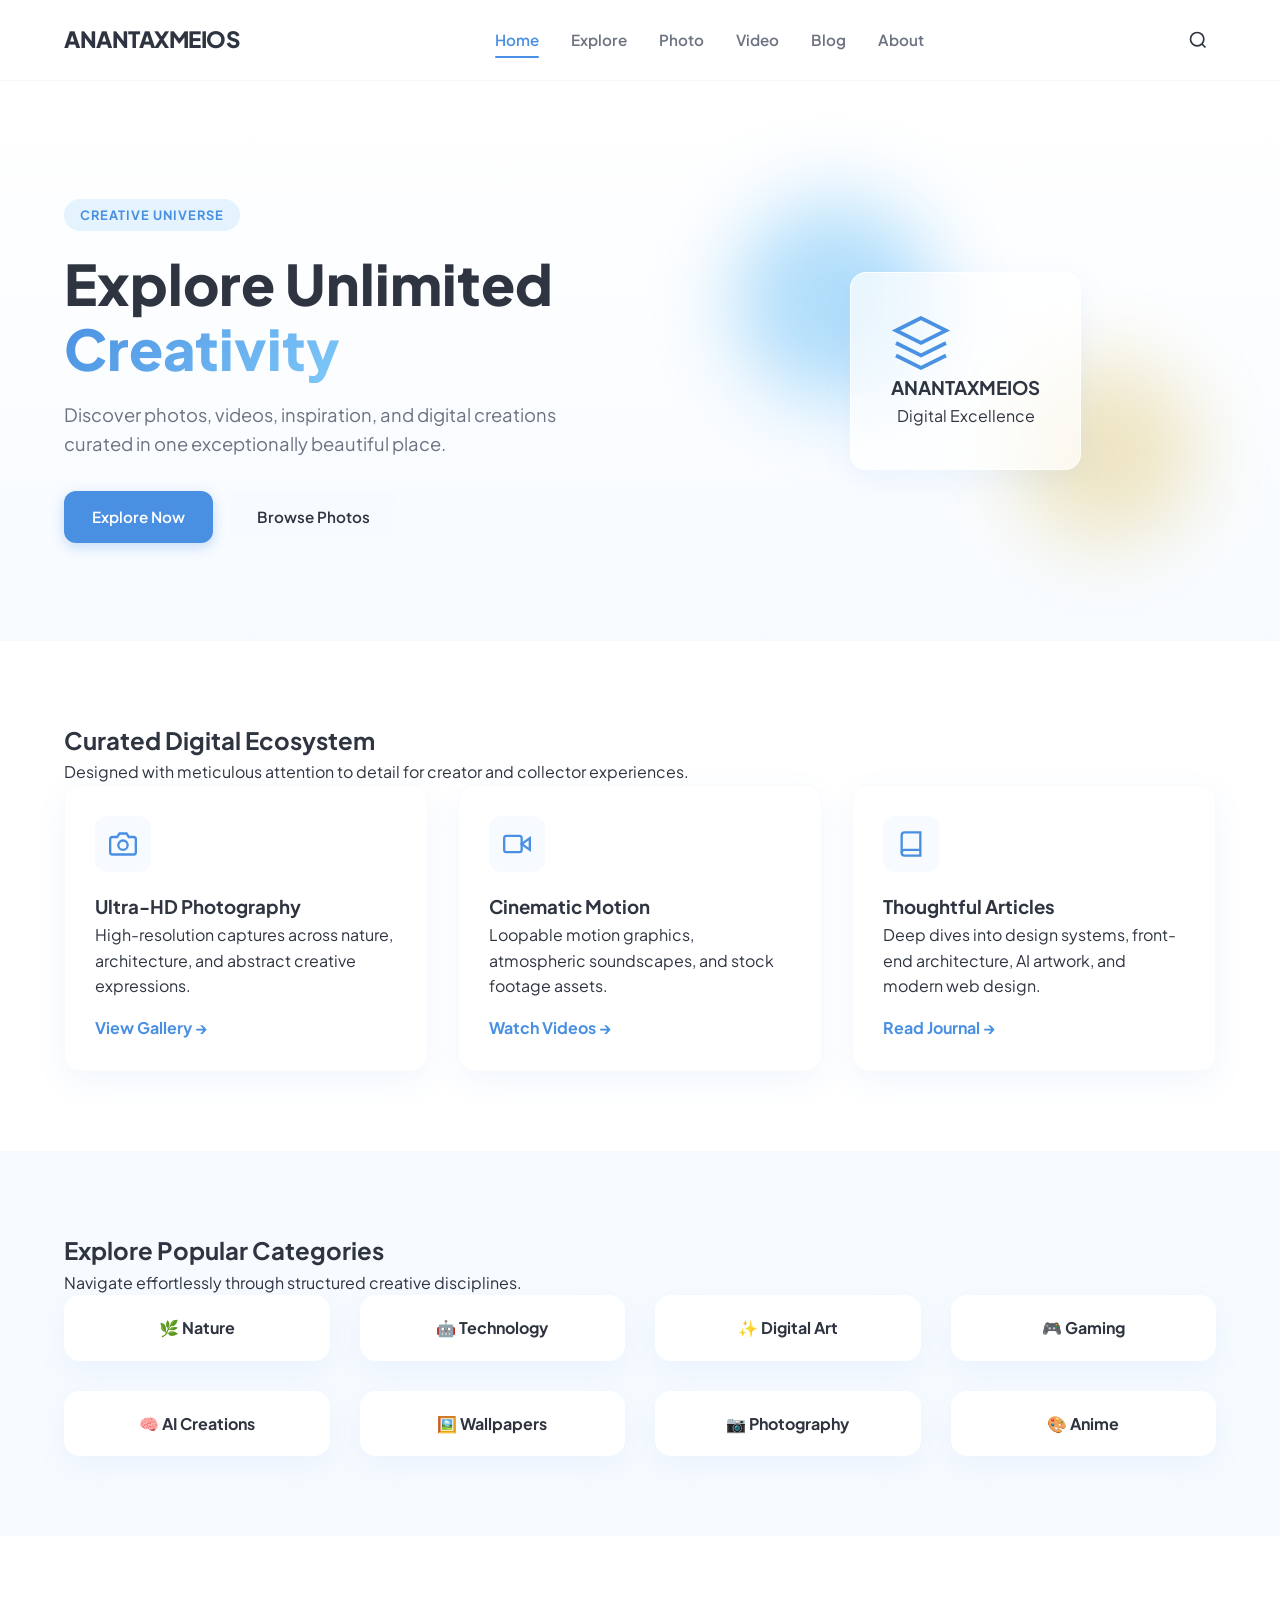
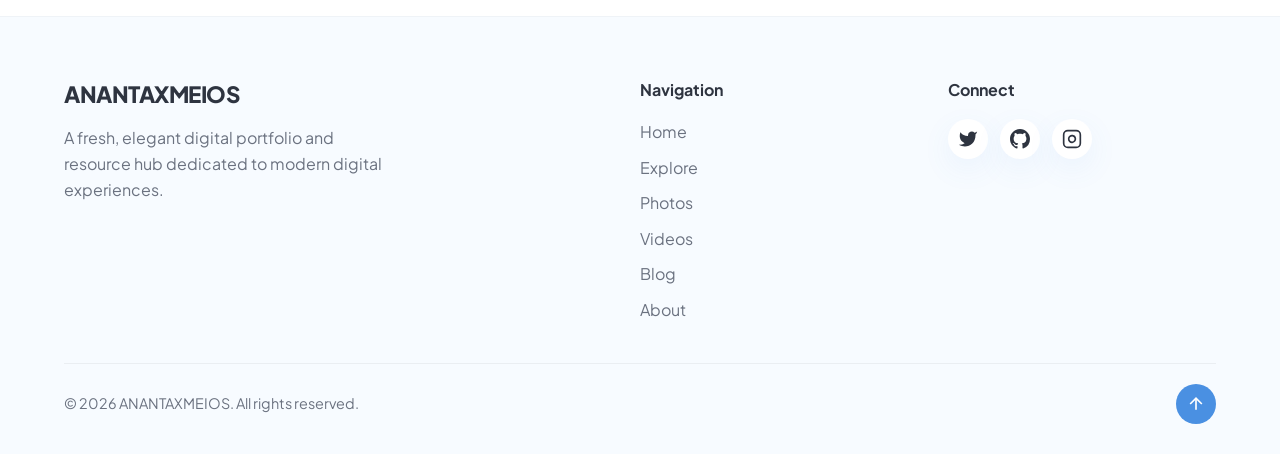
<file: index.html>
<!-- index.html -->
<!DOCTYPE html>
<html lang="en">
<head>
    <meta charset="UTF-8">
    <meta name="viewport" content="width=device-width, initial-scale=1.0">
    <meta name="description" content="ANANTAXMEIOS - Explore unlimited creativity with high-resolution photos, videos, digital art, and insightful articles.">
    <title>ANANTAXMEIOS — Explore Unlimited Creativity</title>
    <link rel="preconnect" href="https://fonts.googleapis.com">
    <link rel="preconnect" href="https://fonts.gstatic.com" crossorigin>
    <link href="https://fonts.googleapis.com/css2?family=Plus+Jakarta+Sans:wght@400;500;600;700;800&display=swap" rel="stylesheet">
    <link rel="stylesheet" href="style.css">
</head>
<body>

    <!-- Navigation Header -->
    <header class="navbar" id="navbar">
        <div class="container nav-container">
            <a href="index.html" class="logo">
                <span>ANANTAXMEIOS</span>
            </a>
            <nav class="nav-menu" id="nav-menu">
                <a href="index.html" class="nav-link active">Home</a>
                <a href="explore.html" class="nav-link">Explore</a>
                <a href="photo.html" class="nav-link">Photo</a>
                <a href="video.html" class="nav-link">Video</a>
                <a href="blog.html" class="nav-link">Blog</a>
                <a href="about.html" class="nav-link">About</a>
            </nav>
            <div class="nav-actions">
                <a href="explore.html" class="icon-btn" aria-label="Search">
                    <svg width="20" height="20" viewBox="0 0 24 24" fill="none" stroke="currentColor" stroke-width="2"><circle cx="11" cy="11" r="8"></circle><line x1="21" y1="21" x2="16.65" y2="16.65"></line></svg>
                </a>
                <button class="hamburger" id="hamburger" aria-label="Toggle menu">
                    <span></span><span></span><span></span>
                </button>
            </div>
        </div>
    </header>

    <!-- Main Content -->
    <main>
        <!-- Hero Section -->
        <section class="hero-section">
            <div class="container hero-container">
                <div class="hero-content reveal">
                    <span class="badge">Creative Universe</span>
                    <h1 class="hero-title">Explore Unlimited <span class="gradient-text">Creativity</span></h1>
                    <p class="hero-subtitle">Discover photos, videos, inspiration, and digital creations curated in one exceptionally beautiful place.</p>
                    <div class="hero-cta">
                        <a href="explore.html" class="btn btn-primary">Explore Now</a>
                        <a href="photo.html" class="btn btn-secondary">Browse Photos</a>
                    </div>
                </div>
                <div class="hero-illustration reveal">
                    <div class="css-art-card">
                        <div class="art-circle art-circle-1"></div>
                        <div class="art-circle art-circle-2"></div>
                        <div class="glass-card-preview">
                            <svg width="60" height="60" viewBox="0 0 24 24" fill="none" stroke="url(#blue-grad)" stroke-width="1.5">
                                <defs>
                                    <linearGradient id="blue-grad" x1="0" y1="0" x2="24" y2="24">
                                        <stop offset="0%" stop-color="#4A90E2"/>
                                        <stop offset="100%" stop-color="#7EC8F8"/>
                                    </linearGradient>
                                </defs>
                                <path d="M12 2L2 7l10 5 10-5-10-5zM2 17l10 5 10-5M2 12l10 5 10-5"></path>
                            </svg>
                            <h3>ANANTAXMEIOS</h3>
                            <p>Digital Excellence</p>
                        </div>
                    </div>
                </div>
            </div>
        </section>

        <!-- Feature Highlights -->
        <section class="features-section section-padding">
            <div class="container">
                <div class="section-header text-center reveal">
                    <h2>Curated Digital Ecosystem</h2>
                    <p>Designed with meticulous attention to detail for creator and collector experiences.</p>
                </div>
                <div class="grid grid-3">
                    <div class="card feature-card reveal">
                        <div class="icon-wrapper">
                            <svg width="28" height="28" viewBox="0 0 24 24" fill="none" stroke="currentColor" stroke-width="2"><path d="M23 19a2 2 0 0 1-2 2H3a2 2 0 0 1-2-2V8a2 2 0 0 1 2-2h4l2-3h6l2 3h4a2 2 0 0 1 2 2z"></path><circle cx="12" cy="13" r="4"></circle></svg>
                        </div>
                        <h3>Ultra-HD Photography</h3>
                        <p>High-resolution captures across nature, architecture, and abstract creative expressions.</p>
                        <a href="photo.html" class="card-link">View Gallery &rarr;</a>
                    </div>
                    <div class="card feature-card reveal">
                        <div class="icon-wrapper">
                            <svg width="28" height="28" viewBox="0 0 24 24" fill="none" stroke="currentColor" stroke-width="2"><polygon points="23 7 16 12 23 17 23 7"></polygon><rect x="1" y="5" width="15" height="14" rx="2" ry="2"></rect></svg>
                        </div>
                        <h3>Cinematic Motion</h3>
                        <p>Loopable motion graphics, atmospheric soundscapes, and stock footage assets.</p>
                        <a href="video.html" class="card-link">Watch Videos &rarr;</a>
                    </div>
                    <div class="card feature-card reveal">
                        <div class="icon-wrapper">
                            <svg width="28" height="28" viewBox="0 0 24 24" fill="none" stroke="currentColor" stroke-width="2"><path d="M4 19.5A2.5 2.5 0 0 1 6.5 17H20"></path><path d="M6.5 2H20v20H6.5A2.5 2.5 0 0 1 4 19.5v-15A2.5 2.5 0 0 1 6.5 2z"></path></svg>
                        </div>
                        <h3>Thoughtful Articles</h3>
                        <p>Deep dives into design systems, front-end architecture, AI artwork, and modern web design.</p>
                        <a href="blog.html" class="card-link">Read Journal &rarr;</a>
                    </div>
                </div>
            </div>
        </section>

        <!-- Categories Section -->
        <section class="categories-section section-padding bg-alt">
            <div class="container">
                <div class="section-header text-center reveal">
                    <h2>Explore Popular Categories</h2>
                    <p>Navigate effortlessly through structured creative disciplines.</p>
                </div>
                <div class="grid grid-4">
                    <a href="explore.html" class="category-pill-card reveal">
                        <span>🌿 Nature</span>
                    </a>
                    <a href="explore.html" class="category-pill-card reveal">
                        <span>🤖 Technology</span>
                    </a>
                    <a href="explore.html" class="category-pill-card reveal">
                        <span>✨ Digital Art</span>
                    </a>
                    <a href="explore.html" class="category-pill-card reveal">
                        <span>🎮 Gaming</span>
                    </a>
                    <a href="explore.html" class="category-pill-card reveal">
                        <span>🧠 AI Creations</span>
                    </a>
                    <a href="explore.html" class="category-pill-card reveal">
                        <span>🖼️ Wallpapers</span>
                    </a>
                    <a href="explore.html" class="category-pill-card reveal">
                        <span>📷 Photography</span>
                    </a>
                    <a href="explore.html" class="category-pill-card reveal">
                        <span>🎨 Anime</span>
                    </a>
                </div>
            </div>
        </section>
    </main>

    <!-- Footer -->
    <footer class="footer">
        <div class="container footer-container">
            <div class="footer-brand">
                <a href="index.html" class="logo">ANANTAXMEIOS</a>
                <p>A fresh, elegant digital portfolio and resource hub dedicated to modern digital experiences.</p>
            </div>
            <div class="footer-links">
                <h4>Navigation</h4>
                <ul>
                    <li><a href="index.html">Home</a></li>
                    <li><a href="explore.html">Explore</a></li>
                    <li><a href="photo.html">Photos</a></li>
                    <li><a href="video.html">Videos</a></li>
                    <li><a href="blog.html">Blog</a></li>
                    <li><a href="about.html">About</a></li>
                </ul>
            </div>
            <div class="footer-social">
                <h4>Connect</h4>
                <div class="social-icons">
                    <a href="#" aria-label="Twitter"><svg width="20" height="20" viewBox="0 0 24 24" fill="currentColor"><path d="M23 3a10.9 10.9 0 0 1-3.14 1.53 4.48 4.48 0 0 0-7.86 3v1A10.66 10.66 0 0 1 3 4s-4 9 5 13a11.64 11.64 0 0 1-7 2c9 5 20 0 20-11.5a4.5 4.5 0 0 0-.08-.83A7.72 7.72 0 0 0 23 3z"></path></svg></a>
                    <a href="#" aria-label="GitHub"><svg width="20" height="20" viewBox="0 0 24 24" fill="currentColor"><path d="M12 0C5.37 0 0 5.37 0 12c0 5.31 3.435 9.795 8.205 11.385.6.105.825-.255.825-.57 0-.285-.015-1.23-.015-2.235-3.015.555-3.795-.735-4.035-1.41-.135-.345-.72-1.41-1.23-1.695-.42-.225-1.02-.78-.015-.795.945-.015 1.62.87 1.845 1.23 1.08 1.815 2.805 1.305 3.495.99.105-.78.42-1.305.765-1.605-2.67-.3-5.46-1.335-5.46-5.925 0-1.305.465-2.385 1.23-3.225-.12-.3-.54-1.53.12-3.18 0 0 1.005-.315 3.3 1.23.96-.27 1.98-.405 3-.405s2.04.135 3 .405c2.295-1.56 3.3-1.23 3.3-1.23.66 1.65.24 2.88.12 3.18.765.84 1.23 1.905 1.23 3.225 0 4.605-2.805 5.625-5.475 5.925.435.375.81 1.095.81 2.22 0 1.605-.015 2.895-.015 3.3 0 .315.225.69.825.57A12.02 12.02 0 0 0 24 12c0-6.63-5.37-12-12-12z"/></svg></a>
                    <a href="#" aria-label="Instagram"><svg width="20" height="20" viewBox="0 0 24 24" fill="none" stroke="currentColor" stroke-width="2"><rect x="2" y="2" width="20" height="20" rx="5" ry="5"></rect><path d="M16 11.37A4 4 0 1 1 12.63 8 4 4 0 0 1 16 11.37z"></path><line x1="17.5" y1="6.5" x2="17.51" y2="6.5"></line></svg></a>
                </div>
            </div>
        </div>
        <div class="container footer-bottom">
            <p>&copy; 2026 ANANTAXMEIOS. All rights reserved.</p>
            <button id="backToTop" class="back-to-top" aria-label="Back to top">
                <svg width="20" height="20" viewBox="0 0 24 24" fill="none" stroke="currentColor" stroke-width="2"><line x1="12" y1="19" x2="12" y2="5"></line><polyline points="5 12 12 5 19 12"></polyline></svg>
            </button>
        </div>
    </footer>

    <script src="script.js"></script>
</body>
</html>
</file>
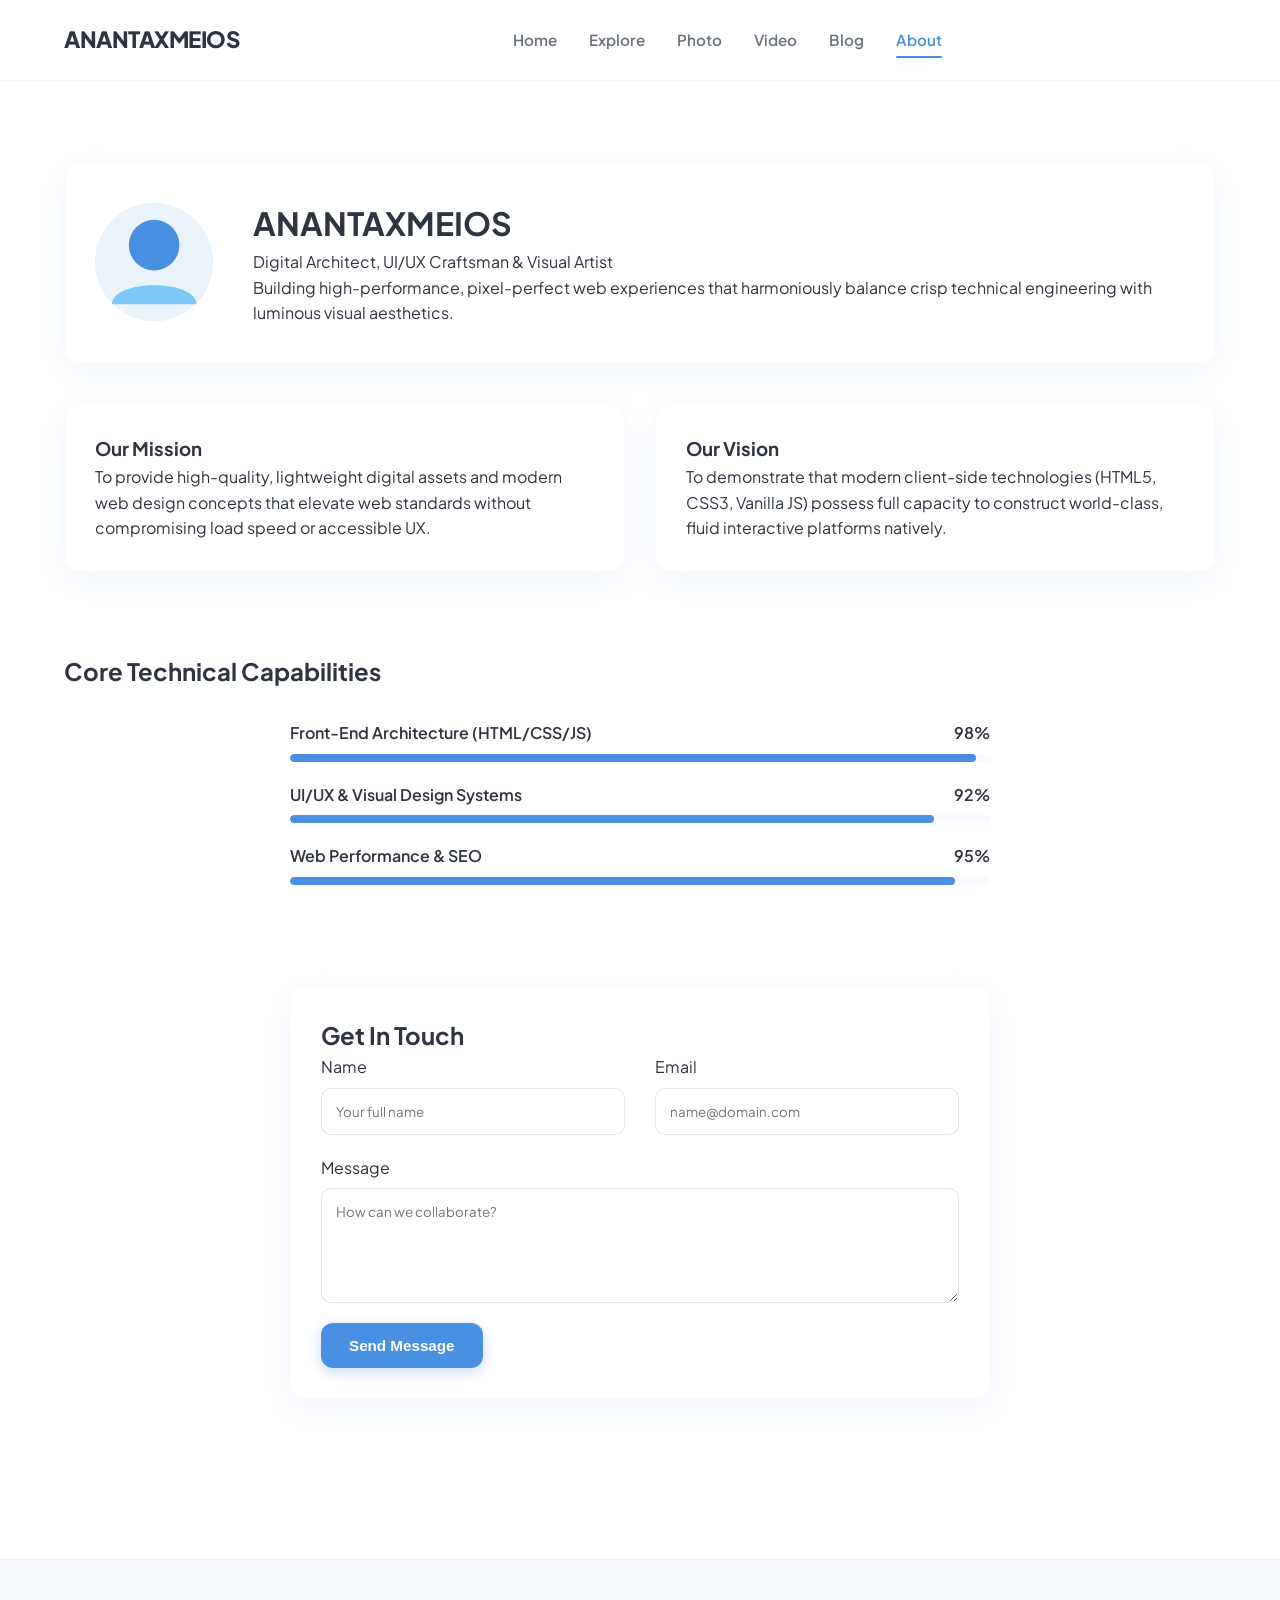
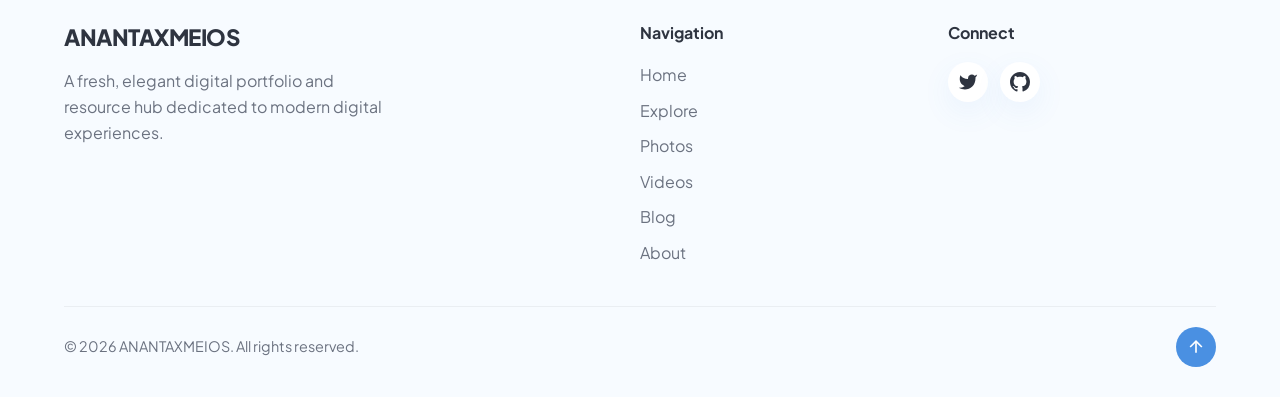
<file: about.html>
<!-- about.html -->
<!DOCTYPE html>
<html lang="en">
<head>
    <meta charset="UTF-8">
    <meta name="viewport" content="width=device-width, initial-scale=1.0">
    <meta name="description" content="About ANANTAXMEIOS - Web architect, mission, vision, skills, and contact details.">
    <title>About — ANANTAXMEIOS</title>
    <link rel="preconnect" href="https://fonts.googleapis.com">
    <link rel="preconnect" href="https://fonts.gstatic.com" crossorigin>
    <link href="https://fonts.googleapis.com/css2?family=Plus+Jakarta+Sans:wght@400;500;600;700;800&display=swap" rel="stylesheet">
    <link rel="stylesheet" href="style.css">
</head>
<body>

    <header class="navbar" id="navbar">
        <div class="container nav-container">
            <a href="index.html" class="logo"><span>ANANTAXMEIOS</span></a>
            <nav class="nav-menu" id="nav-menu">
                <a href="index.html" class="nav-link">Home</a>
                <a href="explore.html" class="nav-link">Explore</a>
                <a href="photo.html" class="nav-link">Photo</a>
                <a href="video.html" class="nav-link">Video</a>
                <a href="blog.html" class="nav-link">Blog</a>
                <a href="about.html" class="nav-link active">About</a>
            </nav>
            <div class="nav-actions">
                <button class="hamburger" id="hamburger" aria-label="Toggle menu">
                    <span></span><span></span><span></span>
                </button>
            </div>
        </div>
    </header>

    <main class="section-padding">
        <div class="container">
            <!-- Profile Hero -->
            <div class="about-hero card reveal">
                <div class="about-avatar">
                    <svg class="placeholder-svg" width="140" height="140" viewBox="0 0 140 140" xmlns="http://www.w3.org/2000/svg">
                        <circle cx="70" cy="70" r="70" fill="#EBF3FA"/>
                        <circle cx="70" cy="50" r="30" fill="#4A90E2"/>
                        <path d="M20 120 C 20 90, 120 90, 120 120 Z" fill="#7EC8F8"/>
                    </svg>
                </div>
                <div class="about-hero-details">
                    <h1>ANANTAXMEIOS</h1>
                    <p class="subtitle">Digital Architect, UI/UX Craftsman & Visual Artist</p>
                    <p class="bio">Building high-performance, pixel-perfect web experiences that harmoniously balance crisp technical engineering with luminous visual aesthetics.</p>
                </div>
            </div>

            <!-- Vision & Mission -->
            <div class="grid grid-2 section-padding-sm">
                <div class="card reveal">
                    <h3>Our Mission</h3>
                    <p>To provide high-quality, lightweight digital assets and modern web design concepts that elevate web standards without compromising load speed or accessible UX.</p>
                </div>
                <div class="card reveal">
                    <h3>Our Vision</h3>
                    <p>To demonstrate that modern client-side technologies (HTML5, CSS3, Vanilla JS) possess full capacity to construct world-class, fluid interactive platforms natively.</p>
                </div>
            </div>

            <!-- Technical Skills -->
            <div class="section-padding-sm reveal">
                <h2 class="text-center">Core Technical Capabilities</h2>
                <div class="skills-wrapper">
                    <div class="skill-item">
                        <div class="skill-label"><span>Front-End Architecture (HTML/CSS/JS)</span><span>98%</span></div>
                        <div class="skill-bar"><div class="skill-progress" style="width: 98%;"></div></div>
                    </div>
                    <div class="skill-item">
                        <div class="skill-label"><span>UI/UX & Visual Design Systems</span><span>92%</span></div>
                        <div class="skill-bar"><div class="skill-progress" style="width: 92%;"></div></div>
                    </div>
                    <div class="skill-item">
                        <div class="skill-label"><span>Web Performance & SEO</span><span>95%</span></div>
                        <div class="skill-bar"><div class="skill-progress" style="width: 95%;"></div></div>
                    </div>
                </div>
            </div>

            <!-- Contact Form Section -->
            <div class="card contact-section reveal">
                <h2 class="text-center">Get In Touch</h2>
                <form class="contact-form" onsubmit="event.preventDefault(); alert('Message sent successfully!');">
                    <div class="grid grid-2">
                        <div class="form-group">
                            <label for="name">Name</label>
                            <input type="text" id="name" required placeholder="Your full name">
                        </div>
                        <div class="form-group">
                            <label for="email">Email</label>
                            <input type="email" id="email" required placeholder="name@domain.com">
                        </div>
                    </div>
                    <div class="form-group">
                        <label for="message">Message</label>
                        <textarea id="message" rows="5" required placeholder="How can we collaborate?"></textarea>
                    </div>
                    <button type="submit" class="btn btn-primary">Send Message</button>
                </form>
            </div>
        </div>
    </main>

    <footer class="footer">
        <div class="container footer-container">
            <div class="footer-brand">
                <a href="index.html" class="logo">ANANTAXMEIOS</a>
                <p>A fresh, elegant digital portfolio and resource hub dedicated to modern digital experiences.</p>
            </div>
            <div class="footer-links">
                <h4>Navigation</h4>
                <ul>
                    <li><a href="index.html">Home</a></li>
                    <li><a href="explore.html">Explore</a></li>
                    <li><a href="photo.html">Photos</a></li>
                    <li><a href="video.html">Videos</a></li>
                    <li><a href="blog.html">Blog</a></li>
                    <li><a href="about.html">About</a></li>
                </ul>
            </div>
            <div class="footer-social">
                <h4>Connect</h4>
                <div class="social-icons">
                    <a href="#" aria-label="Twitter"><svg width="20" height="20" viewBox="0 0 24 24" fill="currentColor"><path d="M23 3a10.9 10.9 0 0 1-3.14 1.53 4.48 4.48 0 0 0-7.86 3v1A10.66 10.66 0 0 1 3 4s-4 9 5 13a11.64 11.64 0 0 1-7 2c9 5 20 0 20-11.5a4.5 4.5 0 0 0-.08-.83A7.72 7.72 0 0 0 23 3z"></path></svg></a>
                    <a href="#" aria-label="GitHub"><svg width="20" height="20" viewBox="0 0 24 24" fill="currentColor"><path d="M12 0C5.37 0 0 5.37 0 12c0 5.31 3.435 9.795 8.205 11.385.6.105.825-.255.825-.57 0-.285-.015-1.23-.015-2.235-3.015.555-3.795-.735-4.035-1.41-.135-.345-.72-1.41-1.23-1.695-.42-.225-1.02-.78-.015-.795.945-.015 1.62.87 1.845 1.23 1.08 1.815 2.805 1.305 3.495.99.105-.78.42-1.305.765-1.605-2.67-.3-5.46-1.335-5.46-5.925 0-1.305.465-2.385 1.23-3.225-.12-.3-.54-1.53.12-3.18 0 0 1.005-.315 3.3 1.23.96-.27 1.98-.405 3-.405s2.04.135 3 .405c2.295-1.56 3.3-1.23 3.3-1.23.66 1.65.24 2.88.12 3.18.765.84 1.23 1.905 1.23 3.225 0 4.605-2.805 5.625-5.475 5.925.435.375.81 1.095.81 2.22 0 1.605-.015 2.895-.015 3.3 0 .315.225.69.825.57A12.02 12.02 0 0 0 24 12c0-6.63-5.37-12-12-12z"/></svg></a>
                </div>
            </div>
        </div>
        <div class="container footer-bottom">
            <p>&copy; 2026 ANANTAXMEIOS. All rights reserved.</p>
            <button id="backToTop" class="back-to-top" aria-label="Back to top">
                <svg width="20" height="20" viewBox="0 0 24 24" fill="none" stroke="currentColor" stroke-width="2"><line x1="12" y1="19" x2="12" y2="5"></line><polyline points="5 12 12 5 19 12"></polyline></svg>
            </button>
        </div>
    </footer>

    <script src="script.js"></script>
</body>
</html>
</file>
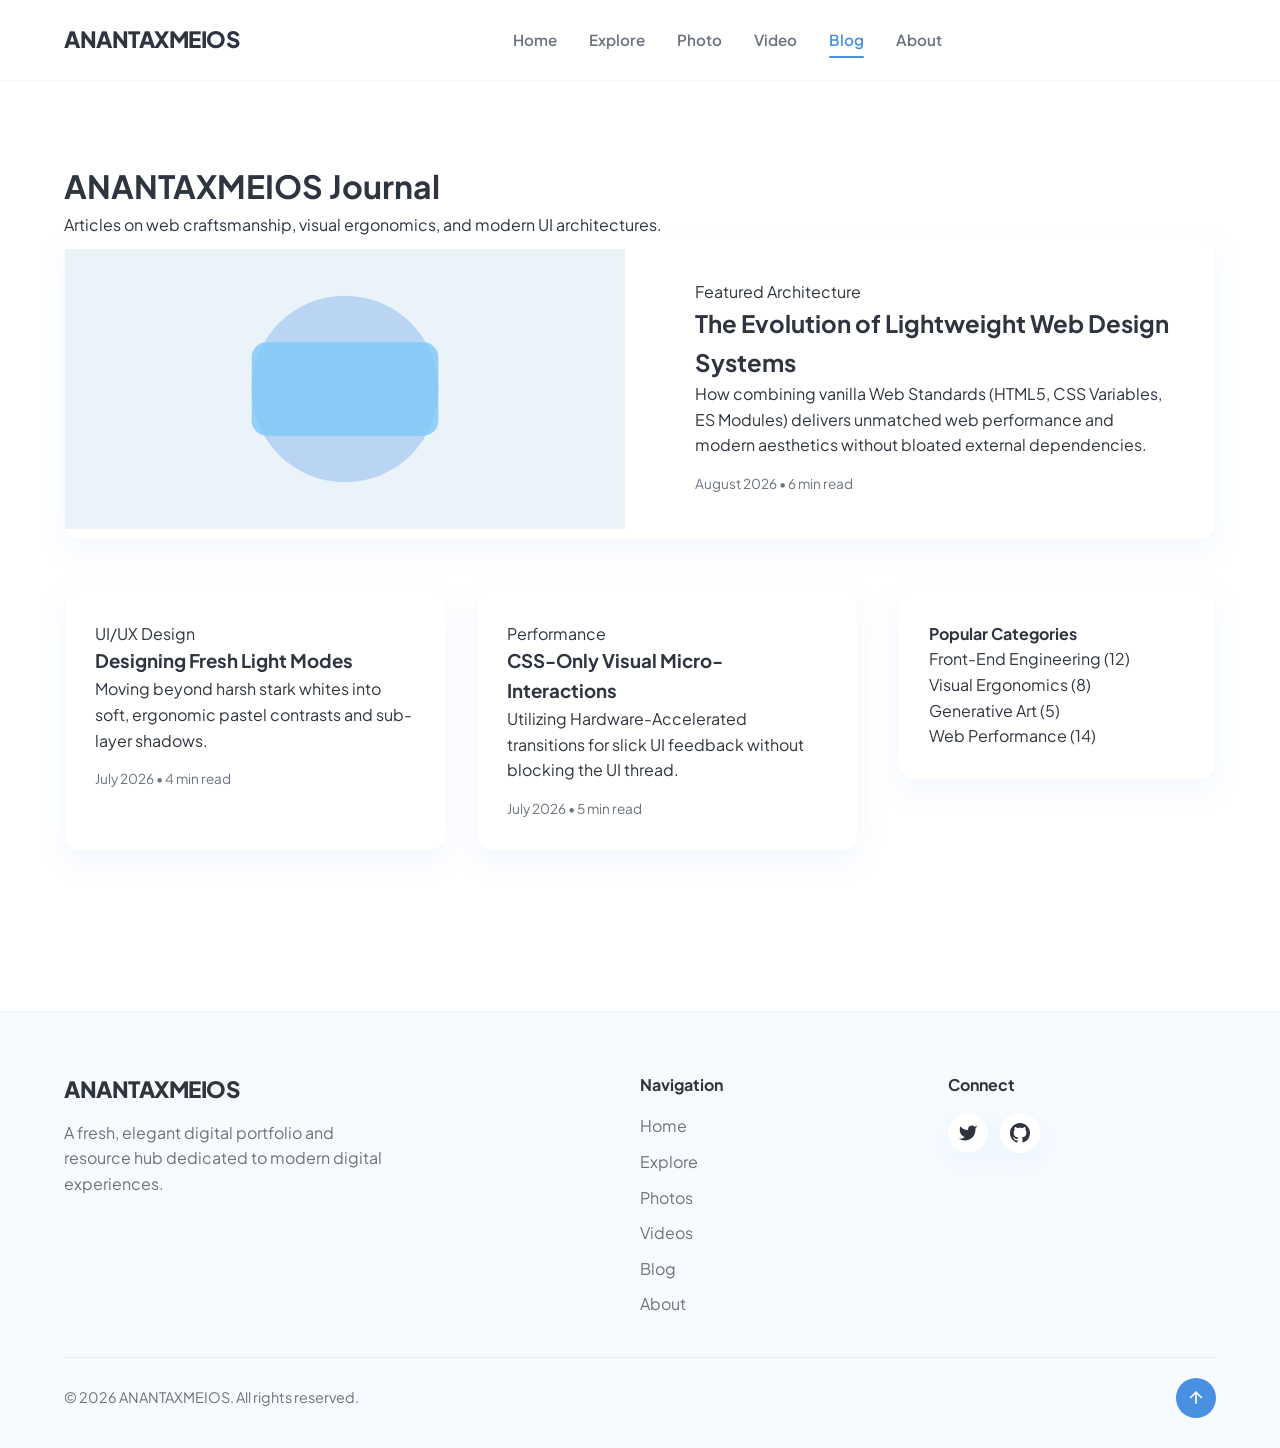
<file: blog.html>
<!-- blog.html -->
<!DOCTYPE html>
<html lang="en">
<head>
    <meta charset="UTF-8">
    <meta name="viewport" content="width=device-width, initial-scale=1.0">
    <meta name="description" content="Insights into front-end development, UI design trends, and creative technologies.">
    <title>Blog — ANANTAXMEIOS</title>
    <link rel="preconnect" href="https://fonts.googleapis.com">
    <link rel="preconnect" href="https://fonts.gstatic.com" crossorigin>
    <link href="https://fonts.googleapis.com/css2?family=Plus+Jakarta+Sans:wght@400;500;600;700;800&display=swap" rel="stylesheet">
    <link rel="stylesheet" href="style.css">
</head>
<body>

    <header class="navbar" id="navbar">
        <div class="container nav-container">
            <a href="index.html" class="logo"><span>ANANTAXMEIOS</span></a>
            <nav class="nav-menu" id="nav-menu">
                <a href="index.html" class="nav-link">Home</a>
                <a href="explore.html" class="nav-link">Explore</a>
                <a href="photo.html" class="nav-link">Photo</a>
                <a href="video.html" class="nav-link">Video</a>
                <a href="blog.html" class="nav-link active">Blog</a>
                <a href="about.html" class="nav-link">About</a>
            </nav>
            <div class="nav-actions">
                <button class="hamburger" id="hamburger" aria-label="Toggle menu">
                    <span></span><span></span><span></span>
                </button>
            </div>
        </div>
    </header>

    <main class="section-padding">
        <div class="container">
            <div class="page-header text-center reveal">
                <h1>ANANTAXMEIOS Journal</h1>
                <p>Articles on web craftsmanship, visual ergonomics, and modern UI architectures.</p>
            </div>

            <!-- Featured Article -->
            <article class="card featured-blog-card reveal">
                <div class="featured-blog-media">
                    <svg class="placeholder-svg" width="100%" height="300" viewBox="0 0 600 300" xmlns="http://www.w3.org/2000/svg">
                        <rect width="100%" height="100%" fill="#EBF3FA"/>
                        <circle cx="300" cy="150" r="100" fill="#4A90E2" opacity="0.3"/>
                        <rect x="200" y="100" width="200" height="100" rx="16" fill="#7EC8F8" opacity="0.8"/>
                    </svg>
                </div>
                <div class="featured-blog-content">
                    <span class="card-tag">Featured Architecture</span>
                    <h2>The Evolution of Lightweight Web Design Systems</h2>
                    <p>How combining vanilla Web Standards (HTML5, CSS Variables, ES Modules) delivers unmatched web performance and modern aesthetics without bloated external dependencies.</p>
                    <div class="blog-meta">
                        <span>August 2026</span> &bull; <span>6 min read</span>
                    </div>
                </div>
            </article>

            <!-- Grid Layout: Articles & Sidebar -->
            <div class="blog-layout-grid">
                <div class="blog-main-feed">
                    <div class="grid grid-2">
                        <article class="card blog-card reveal">
                            <div class="card-body">
                                <span class="card-tag">UI/UX Design</span>
                                <h3>Designing Fresh Light Modes</h3>
                                <p>Moving beyond harsh stark whites into soft, ergonomic pastel contrasts and sub-layer shadows.</p>
                                <div class="blog-meta">
                                    <span>July 2026</span> &bull; <span>4 min read</span>
                                </div>
                            </div>
                        </article>

                        <article class="card blog-card reveal">
                            <div class="card-body">
                                <span class="card-tag">Performance</span>
                                <h3>CSS-Only Visual Micro-Interactions</h3>
                                <p>Utilizing Hardware-Accelerated transitions for slick UI feedback without blocking the UI thread.</p>
                                <div class="blog-meta">
                                    <span>July 2026</span> &bull; <span>5 min read</span>
                                </div>
                            </div>
                        </article>
                    </div>
                </div>

                <!-- Sidebar -->
                <aside class="blog-sidebar reveal">
                    <div class="widget card">
                        <h4>Popular Categories</h4>
                        <ul class="widget-list">
                            <li><a href="#">Front-End Engineering (12)</a></li>
                            <li><a href="#">Visual Ergonomics (8)</a></li>
                            <li><a href="#">Generative Art (5)</a></li>
                            <li><a href="#">Web Performance (14)</a></li>
                        </ul>
                    </div>
                </aside>
            </div>
        </div>
    </main>

    <footer class="footer">
        <div class="container footer-container">
            <div class="footer-brand">
                <a href="index.html" class="logo">ANANTAXMEIOS</a>
                <p>A fresh, elegant digital portfolio and resource hub dedicated to modern digital experiences.</p>
            </div>
            <div class="footer-links">
                <h4>Navigation</h4>
                <ul>
                    <li><a href="index.html">Home</a></li>
                    <li><a href="explore.html">Explore</a></li>
                    <li><a href="photo.html">Photos</a></li>
                    <li><a href="video.html">Videos</a></li>
                    <li><a href="blog.html">Blog</a></li>
                    <li><a href="about.html">About</a></li>
                </ul>
            </div>
            <div class="footer-social">
                <h4>Connect</h4>
                <div class="social-icons">
                    <a href="#" aria-label="Twitter"><svg width="20" height="20" viewBox="0 0 24 24" fill="currentColor"><path d="M23 3a10.9 10.9 0 0 1-3.14 1.53 4.48 4.48 0 0 0-7.86 3v1A10.66 10.66 0 0 1 3 4s-4 9 5 13a11.64 11.64 0 0 1-7 2c9 5 20 0 20-11.5a4.5 4.5 0 0 0-.08-.83A7.72 7.72 0 0 0 23 3z"></path></svg></a>
                    <a href="#" aria-label="GitHub"><svg width="20" height="20" viewBox="0 0 24 24" fill="currentColor"><path d="M12 0C5.37 0 0 5.37 0 12c0 5.31 3.435 9.795 8.205 11.385.6.105.825-.255.825-.57 0-.285-.015-1.23-.015-2.235-3.015.555-3.795-.735-4.035-1.41-.135-.345-.72-1.41-1.23-1.695-.42-.225-1.02-.78-.015-.795.945-.015 1.62.87 1.845 1.23 1.08 1.815 2.805 1.305 3.495.99.105-.78.42-1.305.765-1.605-2.67-.3-5.46-1.335-5.46-5.925 0-1.305.465-2.385 1.23-3.225-.12-.3-.54-1.53.12-3.18 0 0 1.005-.315 3.3 1.23.96-.27 1.98-.405 3-.405s2.04.135 3 .405c2.295-1.56 3.3-1.23 3.3-1.23.66 1.65.24 2.88.12 3.18.765.84 1.23 1.905 1.23 3.225 0 4.605-2.805 5.625-5.475 5.925.435.375.81 1.095.81 2.22 0 1.605-.015 2.895-.015 3.3 0 .315.225.69.825.57A12.02 12.02 0 0 0 24 12c0-6.63-5.37-12-12-12z"/></svg></a>
                </div>
            </div>
        </div>
        <div class="container footer-bottom">
            <p>&copy; 2026 ANANTAXMEIOS. All rights reserved.</p>
            <button id="backToTop" class="back-to-top" aria-label="Back to top">
                <svg width="20" height="20" viewBox="0 0 24 24" fill="none" stroke="currentColor" stroke-width="2"><line x1="12" y1="19" x2="12" y2="5"></line><polyline points="5 12 12 5 19 12"></polyline></svg>
            </button>
        </div>
    </footer>

    <script src="script.js"></script>
</body>
</html>
</file>
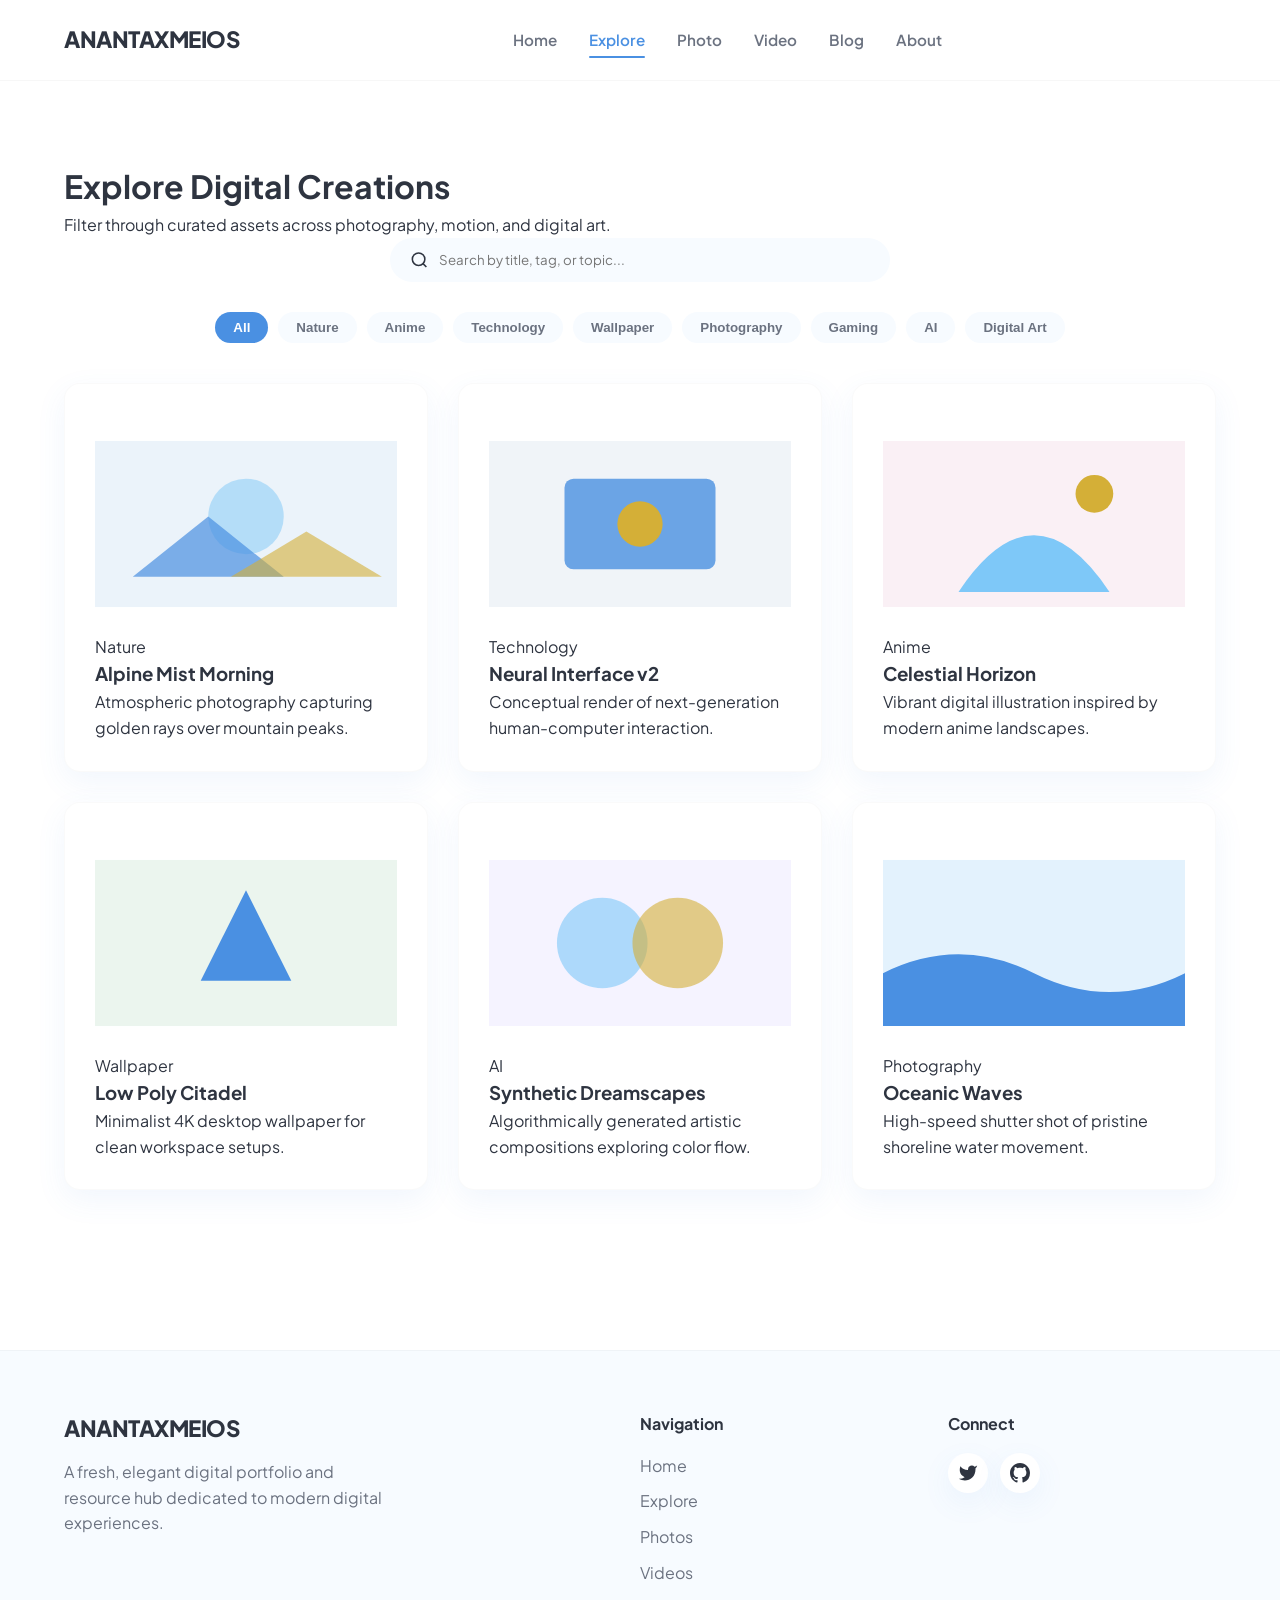
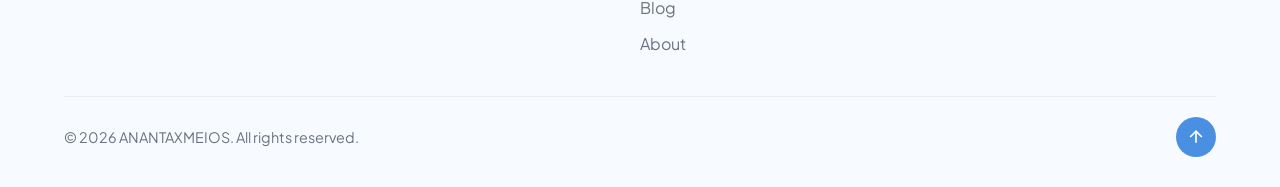
<file: explore.html>
<!-- explore.html -->
<!DOCTYPE html>
<html lang="en">
<head>
    <meta charset="UTF-8">
    <meta name="viewport" content="width=device-width, initial-scale=1.0">
    <meta name="description" content="Explore ANANTAXMEIOS collection of photos, videos, wallpapers, and AI artworks.">
    <title>Explore — ANANTAXMEIOS</title>
    <link rel="preconnect" href="https://fonts.googleapis.com">
    <link rel="preconnect" href="https://fonts.gstatic.com" crossorigin>
    <link href="https://fonts.googleapis.com/css2?family=Plus+Jakarta+Sans:wght@400;500;600;700;800&display=swap" rel="stylesheet">
    <link rel="stylesheet" href="style.css">
</head>
<body>

    <header class="navbar" id="navbar">
        <div class="container nav-container">
            <a href="index.html" class="logo"><span>ANANTAXMEIOS</span></a>
            <nav class="nav-menu" id="nav-menu">
                <a href="index.html" class="nav-link">Home</a>
                <a href="explore.html" class="nav-link active">Explore</a>
                <a href="photo.html" class="nav-link">Photo</a>
                <a href="video.html" class="nav-link">Video</a>
                <a href="blog.html" class="nav-link">Blog</a>
                <a href="about.html" class="nav-link">About</a>
            </nav>
            <div class="nav-actions">
                <button class="hamburger" id="hamburger" aria-label="Toggle menu">
                    <span></span><span></span><span></span>
                </button>
            </div>
        </div>
    </header>

    <main class="section-padding">
        <div class="container">
            <div class="page-header text-center reveal">
                <h1>Explore Digital Creations</h1>
                <p>Filter through curated assets across photography, motion, and digital art.</p>
            </div>

            <!-- Search and Filter Bar -->
            <div class="search-filter-wrapper reveal">
                <div class="search-box">
                    <svg width="20" height="20" viewBox="0 0 24 24" fill="none" stroke="currentColor" stroke-width="2"><circle cx="11" cy="11" r="8"></circle><line x1="21" y1="21" x2="16.65" y2="16.65"></line></svg>
                    <input type="text" id="searchInput" placeholder="Search by title, tag, or topic...">
                </div>
                <div class="filter-pills" id="categoryFilter">
                    <button class="filter-pill active" data-category="all">All</button>
                    <button class="filter-pill" data-category="nature">Nature</button>
                    <button class="filter-pill" data-category="anime">Anime</button>
                    <button class="filter-pill" data-category="technology">Technology</button>
                    <button class="filter-pill" data-category="wallpaper">Wallpaper</button>
                    <button class="filter-pill" data-category="photography">Photography</button>
                    <button class="filter-pill" data-category="gaming">Gaming</button>
                    <button class="filter-pill" data-category="ai">AI</button>
                    <button class="filter-pill" data-category="digital art">Digital Art</button>
                </div>
            </div>

            <!-- Content Grid -->
            <div class="grid grid-3" id="exploreGrid">
                <!-- Items dynamically filtered via script.js -->
                <div class="card item-card reveal" data-category="nature photography">
                    <div class="card-media">
                        <svg class="placeholder-svg" width="100%" height="220" viewBox="0 0 400 220" xmlns="http://www.w3.org/2000/svg">
                            <rect width="100%" height="100%" fill="#EBF3FA"/>
                            <circle cx="200" cy="100" r="50" fill="#7EC8F8" opacity="0.5"/>
                            <path d="M50 180 L150 100 L250 180 Z" fill="#4A90E2" opacity="0.7"/>
                            <path d="M180 180 L280 120 L380 180 Z" fill="#D4AF37" opacity="0.6"/>
                        </svg>
                    </div>
                    <div class="card-body">
                        <span class="card-tag">Nature</span>
                        <h3 class="card-title">Alpine Mist Morning</h3>
                        <p class="card-desc">Atmospheric photography capturing golden rays over mountain peaks.</p>
                    </div>
                </div>

                <div class="card item-card reveal" data-category="technology ai">
                    <div class="card-media">
                        <svg class="placeholder-svg" width="100%" height="220" viewBox="0 0 400 220" xmlns="http://www.w3.org/2000/svg">
                            <rect width="100%" height="100%" fill="#F0F4F8"/>
                            <rect x="100" y="50" width="200" height="120" rx="12" fill="#4A90E2" opacity="0.8"/>
                            <circle cx="200" cy="110" r="30" fill="#D4AF37"/>
                        </svg>
                    </div>
                    <div class="card-body">
                        <span class="card-tag">Technology</span>
                        <h3 class="card-title">Neural Interface v2</h3>
                        <p class="card-desc">Conceptual render of next-generation human-computer interaction.</p>
                    </div>
                </div>

                <div class="card item-card reveal" data-category="digital art anime">
                    <div class="card-media">
                        <svg class="placeholder-svg" width="100%" height="220" viewBox="0 0 400 220" xmlns="http://www.w3.org/2000/svg">
                            <rect width="100%" height="100%" fill="#FAF0F5"/>
                            <path d="M100 200 Q 200 50 300 200 Z" fill="#7EC8F8"/>
                            <circle cx="280" cy="70" r="25" fill="#D4AF37"/>
                        </svg>
                    </div>
                    <div class="card-body">
                        <span class="card-tag">Anime</span>
                        <h3 class="card-title">Celestial Horizon</h3>
                        <p class="card-desc">Vibrant digital illustration inspired by modern anime landscapes.</p>
                    </div>
                </div>

                <div class="card item-card reveal" data-category="wallpaper gaming">
                    <div class="card-media">
                        <svg class="placeholder-svg" width="100%" height="220" viewBox="0 0 400 220" xmlns="http://www.w3.org/2000/svg">
                            <rect width="100%" height="100%" fill="#EBF5EE"/>
                            <polygon points="200,40 260,160 140,160" fill="#4A90E2"/>
                        </svg>
                    </div>
                    <div class="card-body">
                        <span class="card-tag">Wallpaper</span>
                        <h3 class="card-title">Low Poly Citadel</h3>
                        <p class="card-desc">Minimalist 4K desktop wallpaper for clean workspace setups.</p>
                    </div>
                </div>

                <div class="card item-card reveal" data-category="ai digital art">
                    <div class="card-media">
                        <svg class="placeholder-svg" width="100%" height="220" viewBox="0 0 400 220" xmlns="http://www.w3.org/2000/svg">
                            <rect width="100%" height="100%" fill="#F5F3FF"/>
                            <circle cx="150" cy="110" r="60" fill="#7EC8F8" opacity="0.6"/>
                            <circle cx="250" cy="110" r="60" fill="#D4AF37" opacity="0.6"/>
                        </svg>
                    </div>
                    <div class="card-body">
                        <span class="card-tag">AI</span>
                        <h3 class="card-title">Synthetic Dreamscapes</h3>
                        <p class="card-desc">Algorithmically generated artistic compositions exploring color flow.</p>
                    </div>
                </div>

                <div class="card item-card reveal" data-category="photography nature">
                    <div class="card-media">
                        <svg class="placeholder-svg" width="100%" height="220" viewBox="0 0 400 220" xmlns="http://www.w3.org/2000/svg">
                            <rect width="100%" height="100%" fill="#E3F2FD"/>
                            <path d="M0 150 Q 100 100 200 150 T 400 150 L 400 220 L 0 220 Z" fill="#4A90E2"/>
                        </svg>
                    </div>
                    <div class="card-body">
                        <span class="card-tag">Photography</span>
                        <h3 class="card-title">Oceanic Waves</h3>
                        <p class="card-desc">High-speed shutter shot of pristine shoreline water movement.</p>
                    </div>
                </div>
            </div>
        </div>
    </main>

    <footer class="footer">
        <div class="container footer-container">
            <div class="footer-brand">
                <a href="index.html" class="logo">ANANTAXMEIOS</a>
                <p>A fresh, elegant digital portfolio and resource hub dedicated to modern digital experiences.</p>
            </div>
            <div class="footer-links">
                <h4>Navigation</h4>
                <ul>
                    <li><a href="index.html">Home</a></li>
                    <li><a href="explore.html">Explore</a></li>
                    <li><a href="photo.html">Photos</a></li>
                    <li><a href="video.html">Videos</a></li>
                    <li><a href="blog.html">Blog</a></li>
                    <li><a href="about.html">About</a></li>
                </ul>
            </div>
            <div class="footer-social">
                <h4>Connect</h4>
                <div class="social-icons">
                    <a href="#" aria-label="Twitter"><svg width="20" height="20" viewBox="0 0 24 24" fill="currentColor"><path d="M23 3a10.9 10.9 0 0 1-3.14 1.53 4.48 4.48 0 0 0-7.86 3v1A10.66 10.66 0 0 1 3 4s-4 9 5 13a11.64 11.64 0 0 1-7 2c9 5 20 0 20-11.5a4.5 4.5 0 0 0-.08-.83A7.72 7.72 0 0 0 23 3z"></path></svg></a>
                    <a href="#" aria-label="GitHub"><svg width="20" height="20" viewBox="0 0 24 24" fill="currentColor"><path d="M12 0C5.37 0 0 5.37 0 12c0 5.31 3.435 9.795 8.205 11.385.6.105.825-.255.825-.57 0-.285-.015-1.23-.015-2.235-3.015.555-3.795-.735-4.035-1.41-.135-.345-.72-1.41-1.23-1.695-.42-.225-1.02-.78-.015-.795.945-.015 1.62.87 1.845 1.23 1.08 1.815 2.805 1.305 3.495.99.105-.78.42-1.305.765-1.605-2.67-.3-5.46-1.335-5.46-5.925 0-1.305.465-2.385 1.23-3.225-.12-.3-.54-1.53.12-3.18 0 0 1.005-.315 3.3 1.23.96-.27 1.98-.405 3-.405s2.04.135 3 .405c2.295-1.56 3.3-1.23 3.3-1.23.66 1.65.24 2.88.12 3.18.765.84 1.23 1.905 1.23 3.225 0 4.605-2.805 5.625-5.475 5.925.435.375.81 1.095.81 2.22 0 1.605-.015 2.895-.015 3.3 0 .315.225.69.825.57A12.02 12.02 0 0 0 24 12c0-6.63-5.37-12-12-12z"/></svg></a>
                </div>
            </div>
        </div>
        <div class="container footer-bottom">
            <p>&copy; 2026 ANANTAXMEIOS. All rights reserved.</p>
            <button id="backToTop" class="back-to-top" aria-label="Back to top">
                <svg width="20" height="20" viewBox="0 0 24 24" fill="none" stroke="currentColor" stroke-width="2"><line x1="12" y1="19" x2="12" y2="5"></line><polyline points="5 12 12 5 19 12"></polyline></svg>
            </button>
        </div>
    </footer>

    <script src="script.js"></script>
</body>
</html>
</file>
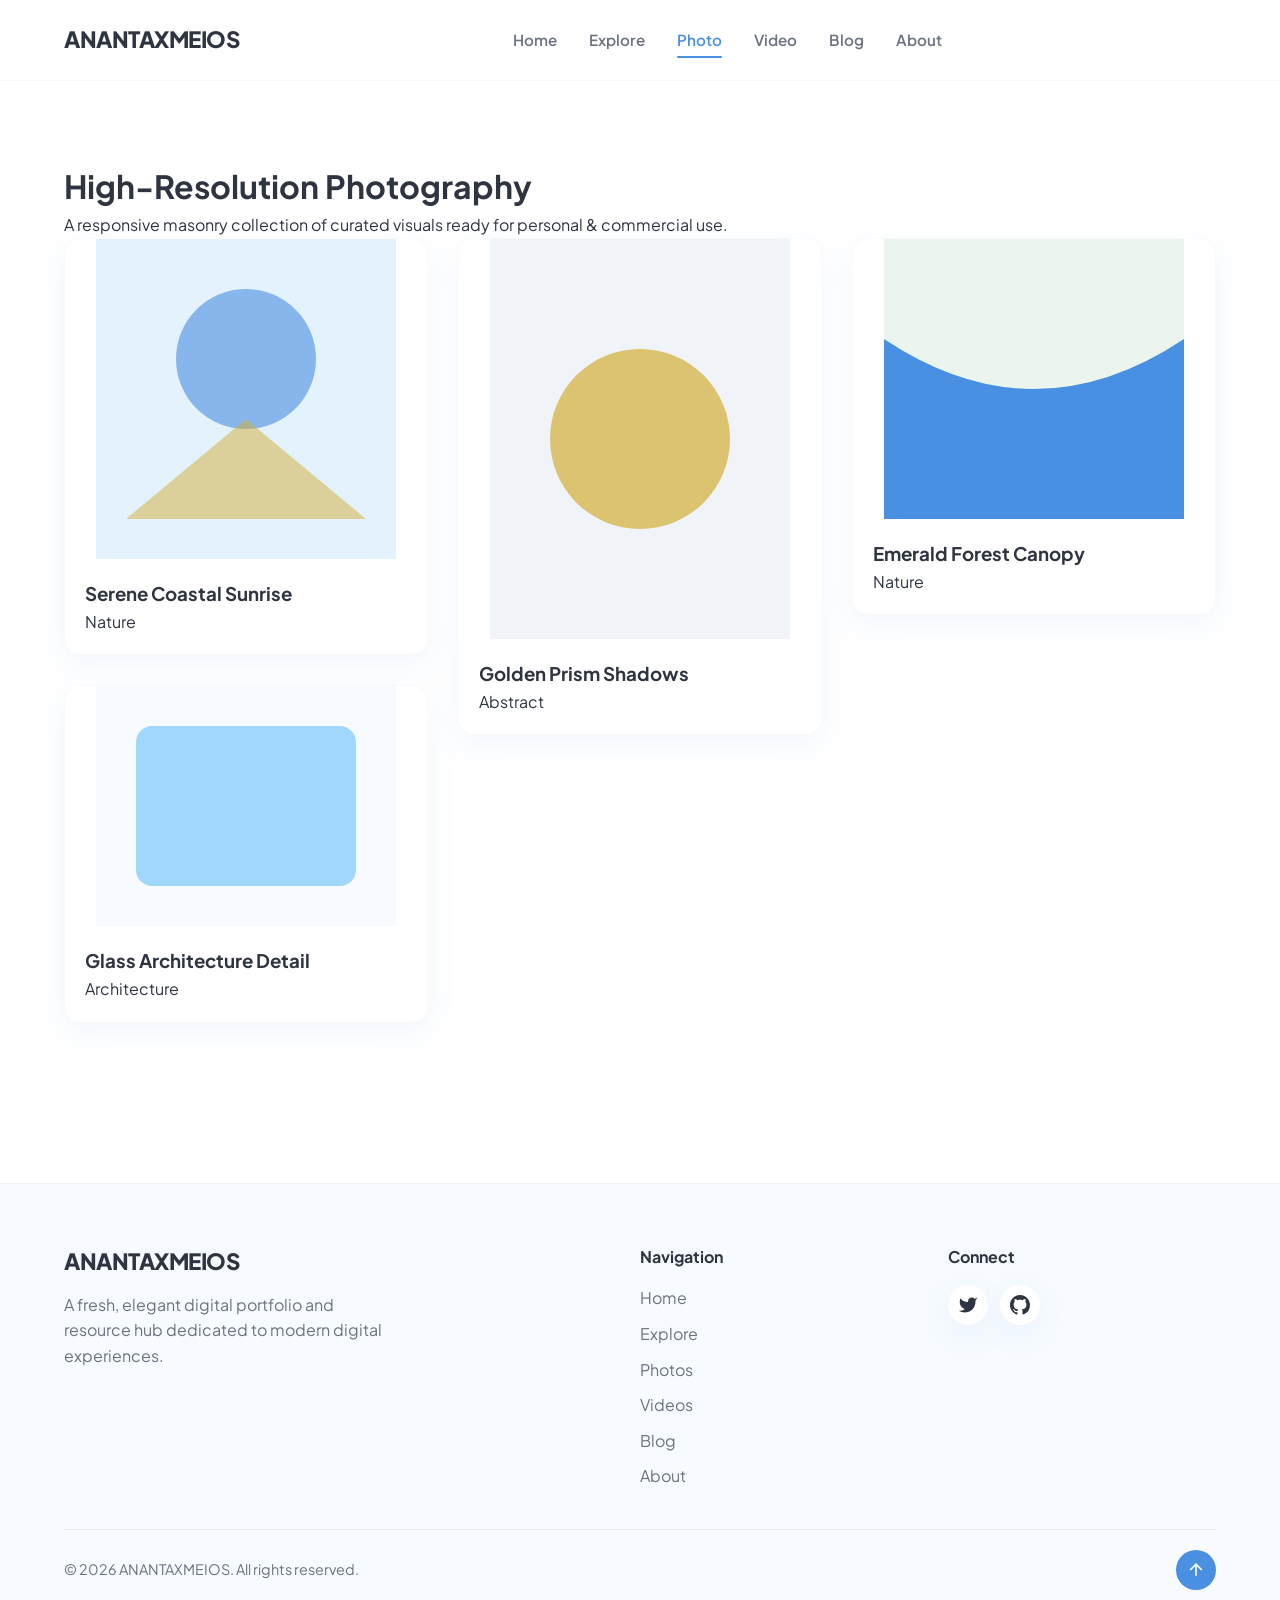
<file: photo.html>
<!-- photo.html -->
<!DOCTYPE html>
<html lang="en">
<head>
    <meta charset="UTF-8">
    <meta name="viewport" content="width=device-width, initial-scale=1.0">
    <meta name="description" content="Pinterest-style masonry photo gallery with high-resolution creative downloads.">
    <title>Photo Gallery — ANANTAXMEIOS</title>
    <link rel="preconnect" href="https://fonts.googleapis.com">
    <link rel="preconnect" href="https://fonts.gstatic.com" crossorigin>
    <link href="https://fonts.googleapis.com/css2?family=Plus+Jakarta+Sans:wght@400;500;600;700;800&display=swap" rel="stylesheet">
    <link rel="stylesheet" href="style.css">
</head>
<body>

    <header class="navbar" id="navbar">
        <div class="container nav-container">
            <a href="index.html" class="logo"><span>ANANTAXMEIOS</span></a>
            <nav class="nav-menu" id="nav-menu">
                <a href="index.html" class="nav-link">Home</a>
                <a href="explore.html" class="nav-link">Explore</a>
                <a href="photo.html" class="nav-link active">Photo</a>
                <a href="video.html" class="nav-link">Video</a>
                <a href="blog.html" class="nav-link">Blog</a>
                <a href="about.html" class="nav-link">About</a>
            </nav>
            <div class="nav-actions">
                <button class="hamburger" id="hamburger" aria-label="Toggle menu">
                    <span></span><span></span><span></span>
                </button>
            </div>
        </div>
    </header>

    <main class="section-padding">
        <div class="container">
            <div class="page-header text-center reveal">
                <h1>High-Resolution Photography</h1>
                <p>A responsive masonry collection of curated visuals ready for personal & commercial use.</p>
            </div>

            <!-- Masonry Photo Layout -->
            <div class="masonry-gallery">
                <!-- Card 1 -->
                <div class="masonry-item card reveal">
                    <div class="gallery-media-wrapper">
                        <svg class="placeholder-svg" width="100%" height="320" viewBox="0 0 300 320" xmlns="http://www.w3.org/2000/svg">
                            <rect width="100%" height="100%" fill="#E3F2FD"/>
                            <circle cx="150" cy="120" r="70" fill="#4A90E2" opacity="0.6"/>
                            <path d="M30 280 L150 180 L270 280 Z" fill="#D4AF37" opacity="0.5"/>
                        </svg>
                        <div class="gallery-overlay">
                            <a href="#" class="btn btn-sm btn-primary download-btn" download>
                                <svg width="16" height="16" viewBox="0 0 24 24" fill="none" stroke="currentColor" stroke-width="2"><path d="M21 15v4a2 2 0 0 1-2 2H5a2 2 0 0 1-2-2v-4"></path><polyline points="7 10 12 15 17 10"></polyline><line x1="12" y1="15" x2="12" y2="3"></line></svg>
                                Download
                            </a>
                        </div>
                    </div>
                    <div class="gallery-info">
                        <h3>Serene Coastal Sunrise</h3>
                        <span class="card-tag">Nature</span>
                    </div>
                </div>

                <!-- Card 2 -->
                <div class="masonry-item card reveal">
                    <div class="gallery-media-wrapper">
                        <svg class="placeholder-svg" width="100%" height="240" viewBox="0 0 300 240" xmlns="http://www.w3.org/2000/svg">
                            <rect width="100%" height="100%" fill="#F7FBFF"/>
                            <rect x="40" y="40" width="220" height="160" rx="16" fill="#7EC8F8" opacity="0.7"/>
                        </svg>
                        <div class="gallery-overlay">
                            <a href="#" class="btn btn-sm btn-primary download-btn" download>
                                <svg width="16" height="16" viewBox="0 0 24 24" fill="none" stroke="currentColor" stroke-width="2"><path d="M21 15v4a2 2 0 0 1-2 2H5a2 2 0 0 1-2-2v-4"></path><polyline points="7 10 12 15 17 10"></polyline><line x1="12" y1="15" x2="12" y2="3"></line></svg>
                                Download
                            </a>
                        </div>
                    </div>
                    <div class="gallery-info">
                        <h3>Glass Architecture Detail</h3>
                        <p class="card-tag">Architecture</p>
                    </div>
                </div>

                <!-- Card 3 -->
                <div class="masonry-item card reveal">
                    <div class="gallery-media-wrapper">
                        <svg class="placeholder-svg" width="100%" height="400" viewBox="0 0 300 400" xmlns="http://www.w3.org/2000/svg">
                            <rect width="100%" height="100%" fill="#F0F4F8"/>
                            <circle cx="150" cy="200" r="90" fill="#D4AF37" opacity="0.7"/>
                        </svg>
                        <div class="gallery-overlay">
                            <a href="#" class="btn btn-sm btn-primary download-btn" download>
                                <svg width="16" height="16" viewBox="0 0 24 24" fill="none" stroke="currentColor" stroke-width="2"><path d="M21 15v4a2 2 0 0 1-2 2H5a2 2 0 0 1-2-2v-4"></path><polyline points="7 10 12 15 17 10"></polyline><line x1="12" y1="15" x2="12" y2="3"></line></svg>
                                Download
                            </a>
                        </div>
                    </div>
                    <div class="gallery-info">
                        <h3>Golden Prism Shadows</h3>
                        <span class="card-tag">Abstract</span>
                    </div>
                </div>

                <!-- Card 4 -->
                <div class="masonry-item card reveal">
                    <div class="gallery-media-wrapper">
                        <svg class="placeholder-svg" width="100%" height="280" viewBox="0 0 300 280" xmlns="http://www.w3.org/2000/svg">
                            <rect width="100%" height="100%" fill="#EBF5EE"/>
                            <path d="M0 100 Q 150 200 300 100 L 300 280 L 0 280 Z" fill="#4A90E2"/>
                        </svg>
                        <div class="gallery-overlay">
                            <a href="#" class="btn btn-sm btn-primary download-btn" download>
                                <svg width="16" height="16" viewBox="0 0 24 24" fill="none" stroke="currentColor" stroke-width="2"><path d="M21 15v4a2 2 0 0 1-2 2H5a2 2 0 0 1-2-2v-4"></path><polyline points="7 10 12 15 17 10"></polyline><line x1="12" y1="15" x2="12" y2="3"></line></svg>
                                Download
                            </a>
                        </div>
                    </div>
                    <div class="gallery-info">
                        <h3>Emerald Forest Canopy</h3>
                        <span class="card-tag">Nature</span>
                    </div>
                </div>
            </div>
        </div>
    </main>

    <footer class="footer">
        <div class="container footer-container">
            <div class="footer-brand">
                <a href="index.html" class="logo">ANANTAXMEIOS</a>
                <p>A fresh, elegant digital portfolio and resource hub dedicated to modern digital experiences.</p>
            </div>
            <div class="footer-links">
                <h4>Navigation</h4>
                <ul>
                    <li><a href="index.html">Home</a></li>
                    <li><a href="explore.html">Explore</a></li>
                    <li><a href="photo.html">Photos</a></li>
                    <li><a href="video.html">Videos</a></li>
                    <li><a href="blog.html">Blog</a></li>
                    <li><a href="about.html">About</a></li>
                </ul>
            </div>
            <div class="footer-social">
                <h4>Connect</h4>
                <div class="social-icons">
                    <a href="#" aria-label="Twitter"><svg width="20" height="20" viewBox="0 0 24 24" fill="currentColor"><path d="M23 3a10.9 10.9 0 0 1-3.14 1.53 4.48 4.48 0 0 0-7.86 3v1A10.66 10.66 0 0 1 3 4s-4 9 5 13a11.64 11.64 0 0 1-7 2c9 5 20 0 20-11.5a4.5 4.5 0 0 0-.08-.83A7.72 7.72 0 0 0 23 3z"></path></svg></a>
                    <a href="#" aria-label="GitHub"><svg width="20" height="20" viewBox="0 0 24 24" fill="currentColor"><path d="M12 0C5.37 0 0 5.37 0 12c0 5.31 3.435 9.795 8.205 11.385.6.105.825-.255.825-.57 0-.285-.015-1.23-.015-2.235-3.015.555-3.795-.735-4.035-1.41-.135-.345-.72-1.41-1.23-1.695-.42-.225-1.02-.78-.015-.795.945-.015 1.62.87 1.845 1.23 1.08 1.815 2.805 1.305 3.495.99.105-.78.42-1.305.765-1.605-2.67-.3-5.46-1.335-5.46-5.925 0-1.305.465-2.385 1.23-3.225-.12-.3-.54-1.53.12-3.18 0 0 1.005-.315 3.3 1.23.96-.27 1.98-.405 3-.405s2.04.135 3 .405c2.295-1.56 3.3-1.23 3.3-1.23.66 1.65.24 2.88.12 3.18.765.84 1.23 1.905 1.23 3.225 0 4.605-2.805 5.625-5.475 5.925.435.375.81 1.095.81 2.22 0 1.605-.015 2.895-.015 3.3 0 .315.225.69.825.57A12.02 12.02 0 0 0 24 12c0-6.63-5.37-12-12-12z"/></svg></a>
                </div>
            </div>
        </div>
        <div class="container footer-bottom">
            <p>&copy; 2026 ANANTAXMEIOS. All rights reserved.</p>
            <button id="backToTop" class="back-to-top" aria-label="Back to top">
                <svg width="20" height="20" viewBox="0 0 24 24" fill="none" stroke="currentColor" stroke-width="2"><line x1="12" y1="19" x2="12" y2="5"></line><polyline points="5 12 12 5 19 12"></polyline></svg>
            </button>
        </div>
    </footer>

    <script src="script.js"></script>
</body>
</html>
</file>
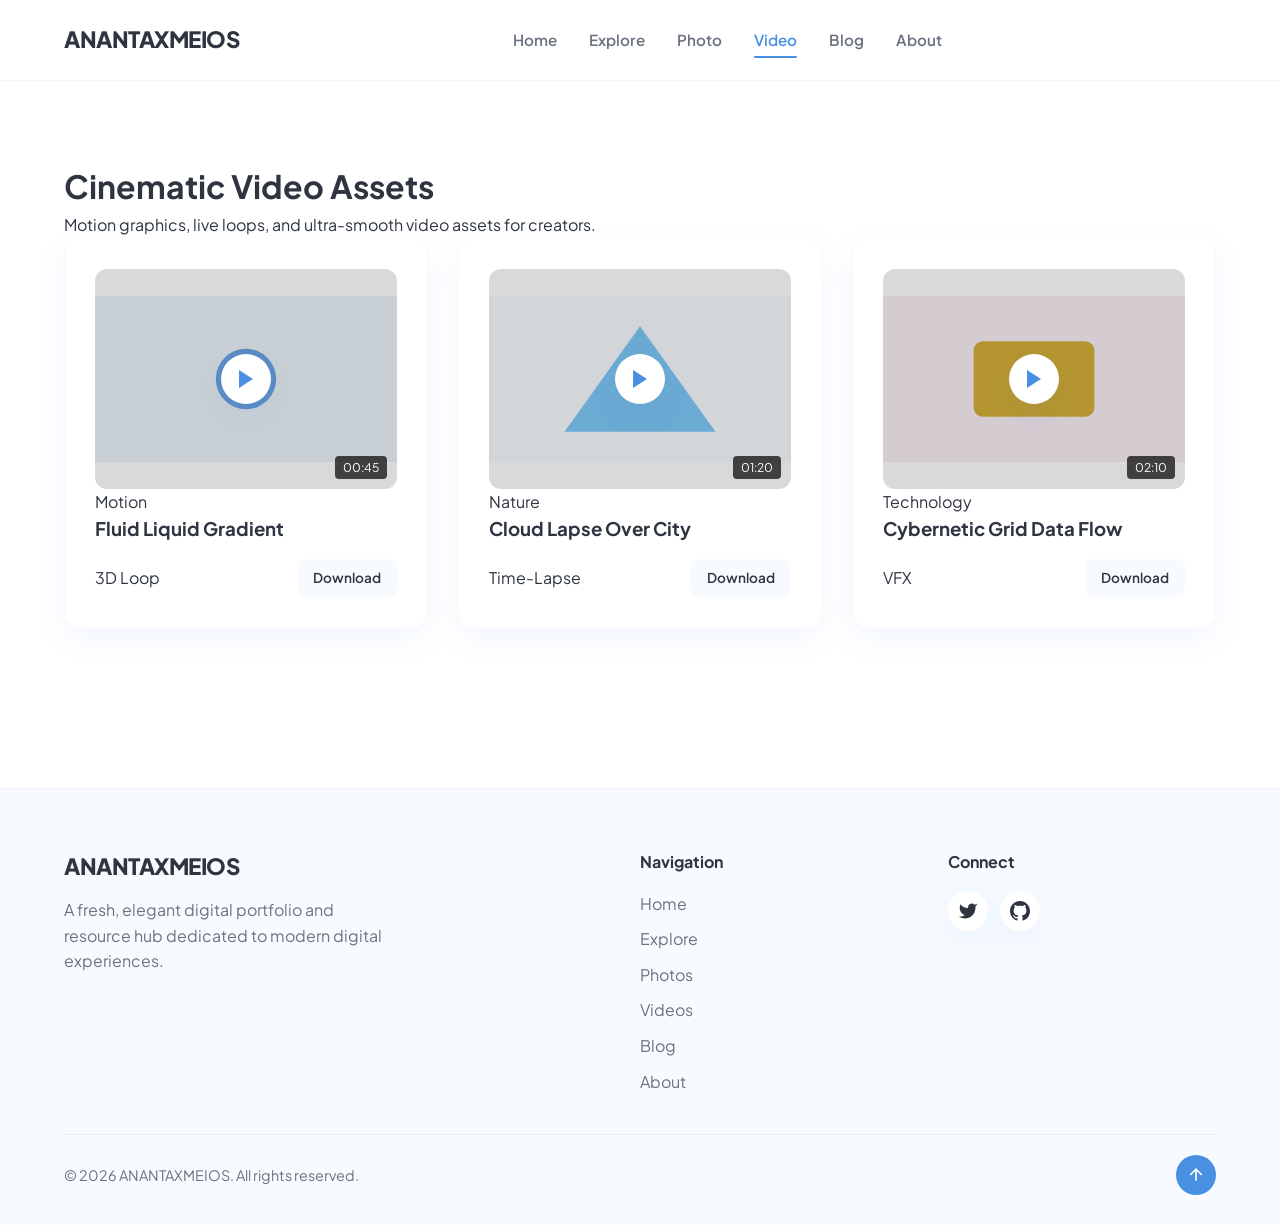
<file: video.html>
<!-- video.html -->
<!DOCTYPE html>
<html lang="en">
<head>
    <meta charset="UTF-8">
    <meta name="viewport" content="width=device-width, initial-scale=1.0">
    <meta name="description" content="Explore HD motion graphics, stock footage, and video loops.">
    <title>Video Collection — ANANTAXMEIOS</title>
    <link rel="preconnect" href="https://fonts.googleapis.com">
    <link rel="preconnect" href="https://fonts.gstatic.com" crossorigin>
    <link href="https://fonts.googleapis.com/css2?family=Plus+Jakarta+Sans:wght@400;500;600;700;800&display=swap" rel="stylesheet">
    <link rel="stylesheet" href="style.css">
</head>
<body>

    <header class="navbar" id="navbar">
        <div class="container nav-container">
            <a href="index.html" class="logo"><span>ANANTAXMEIOS</span></a>
            <nav class="nav-menu" id="nav-menu">
                <a href="index.html" class="nav-link">Home</a>
                <a href="explore.html" class="nav-link">Explore</a>
                <a href="photo.html" class="nav-link">Photo</a>
                <a href="video.html" class="nav-link active">Video</a>
                <a href="blog.html" class="nav-link">Blog</a>
                <a href="about.html" class="nav-link">About</a>
            </nav>
            <div class="nav-actions">
                <button class="hamburger" id="hamburger" aria-label="Toggle menu">
                    <span></span><span></span><span></span>
                </button>
            </div>
        </div>
    </header>

    <main class="section-padding">
        <div class="container">
            <div class="page-header text-center reveal">
                <h1>Cinematic Video Assets</h1>
                <p>Motion graphics, live loops, and ultra-smooth video assets for creators.</p>
            </div>

            <div class="grid grid-3">
                <!-- Video Card 1 -->
                <div class="card video-card reveal">
                    <div class="video-thumbnail-wrapper">
                        <svg class="placeholder-svg" width="100%" height="220" viewBox="0 0 400 220" xmlns="http://www.w3.org/2000/svg">
                            <rect width="100%" height="100%" fill="#EBF3FA"/>
                            <circle cx="200" cy="110" r="40" fill="#4A90E2" opacity="0.8"/>
                        </svg>
                        <div class="play-overlay">
                            <div class="play-icon-btn">
                                <svg width="24" height="24" viewBox="0 0 24 24" fill="currentColor"><polygon points="5 3 19 12 5 21 5 3"></polygon></svg>
                            </div>
                        </div>
                        <span class="video-duration">00:45</span>
                    </div>
                    <div class="card-body">
                        <span class="card-tag">Motion</span>
                        <h3 class="card-title">Fluid Liquid Gradient</h3>
                        <div class="card-footer-flex">
                            <span class="category-name">3D Loop</span>
                            <a href="#" class="btn btn-sm btn-secondary" download>Download</a>
                        </div>
                    </div>
                </div>

                <!-- Video Card 2 -->
                <div class="card video-card reveal">
                    <div class="video-thumbnail-wrapper">
                        <svg class="placeholder-svg" width="100%" height="220" viewBox="0 0 400 220" xmlns="http://www.w3.org/2000/svg">
                            <rect width="100%" height="100%" fill="#F7FBFF"/>
                            <polygon points="200,40 300,180 100,180" fill="#7EC8F8"/>
                        </svg>
                        <div class="play-overlay">
                            <div class="play-icon-btn">
                                <svg width="24" height="24" viewBox="0 0 24 24" fill="currentColor"><polygon points="5 3 19 12 5 21 5 3"></polygon></svg>
                            </div>
                        </div>
                        <span class="video-duration">01:20</span>
                    </div>
                    <div class="card-body">
                        <span class="card-tag">Nature</span>
                        <h3 class="card-title">Cloud Lapse Over City</h3>
                        <div class="card-footer-flex">
                            <span class="category-name">Time-Lapse</span>
                            <a href="#" class="btn btn-sm btn-secondary" download>Download</a>
                        </div>
                    </div>
                </div>

                <!-- Video Card 3 -->
                <div class="card video-card reveal">
                    <div class="video-thumbnail-wrapper">
                        <svg class="placeholder-svg" width="100%" height="220" viewBox="0 0 400 220" xmlns="http://www.w3.org/2000/svg">
                            <rect width="100%" height="100%" fill="#FAF0F5"/>
                            <rect x="120" y="60" width="160" height="100" rx="12" fill="#D4AF37"/>
                        </svg>
                        <div class="play-overlay">
                            <div class="play-icon-btn">
                                <svg width="24" height="24" viewBox="0 0 24 24" fill="currentColor"><polygon points="5 3 19 12 5 21 5 3"></polygon></svg>
                            </div>
                        </div>
                        <span class="video-duration">02:10</span>
                    </div>
                    <div class="card-body">
                        <span class="card-tag">Technology</span>
                        <h3 class="card-title">Cybernetic Grid Data Flow</h3>
                        <div class="card-footer-flex">
                            <span class="category-name">VFX</span>
                            <a href="#" class="btn btn-sm btn-secondary" download>Download</a>
                        </div>
                    </div>
                </div>
            </div>
        </div>
    </main>

    <footer class="footer">
        <div class="container footer-container">
            <div class="footer-brand">
                <a href="index.html" class="logo">ANANTAXMEIOS</a>
                <p>A fresh, elegant digital portfolio and resource hub dedicated to modern digital experiences.</p>
            </div>
            <div class="footer-links">
                <h4>Navigation</h4>
                <ul>
                    <li><a href="index.html">Home</a></li>
                    <li><a href="explore.html">Explore</a></li>
                    <li><a href="photo.html">Photos</a></li>
                    <li><a href="video.html">Videos</a></li>
                    <li><a href="blog.html">Blog</a></li>
                    <li><a href="about.html">About</a></li>
                </ul>
            </div>
            <div class="footer-social">
                <h4>Connect</h4>
                <div class="social-icons">
                    <a href="#" aria-label="Twitter"><svg width="20" height="20" viewBox="0 0 24 24" fill="currentColor"><path d="M23 3a10.9 10.9 0 0 1-3.14 1.53 4.48 4.48 0 0 0-7.86 3v1A10.66 10.66 0 0 1 3 4s-4 9 5 13a11.64 11.64 0 0 1-7 2c9 5 20 0 20-11.5a4.5 4.5 0 0 0-.08-.83A7.72 7.72 0 0 0 23 3z"></path></svg></a>
                    <a href="#" aria-label="GitHub"><svg width="20" height="20" viewBox="0 0 24 24" fill="currentColor"><path d="M12 0C5.37 0 0 5.37 0 12c0 5.31 3.435 9.795 8.205 11.385.6.105.825-.255.825-.57 0-.285-.015-1.23-.015-2.235-3.015.555-3.795-.735-4.035-1.41-.135-.345-.72-1.41-1.23-1.695-.42-.225-1.02-.78-.015-.795.945-.015 1.62.87 1.845 1.23 1.08 1.815 2.805 1.305 3.495.99.105-.78.42-1.305.765-1.605-2.67-.3-5.46-1.335-5.46-5.925 0-1.305.465-2.385 1.23-3.225-.12-.3-.54-1.53.12-3.18 0 0 1.005-.315 3.3 1.23.96-.27 1.98-.405 3-.405s2.04.135 3 .405c2.295-1.56 3.3-1.23 3.3-1.23.66 1.65.24 2.88.12 3.18.765.84 1.23 1.905 1.23 3.225 0 4.605-2.805 5.625-5.475 5.925.435.375.81 1.095.81 2.22 0 1.605-.015 2.895-.015 3.3 0 .315.225.69.825.57A12.02 12.02 0 0 0 24 12c0-6.63-5.37-12-12-12z"/></svg></a>
                </div>
            </div>
        </div>
        <div class="container footer-bottom">
            <p>&copy; 2026 ANANTAXMEIOS. All rights reserved.</p>
            <button id="backToTop" class="back-to-top" aria-label="Back to top">
                <svg width="20" height="20" viewBox="0 0 24 24" fill="none" stroke="currentColor" stroke-width="2"><line x1="12" y1="19" x2="12" y2="5"></line><polyline points="5 12 12 5 19 12"></polyline></svg>
            </button>
        </div>
    </footer>

    <script src="script.js"></script>
</body>
</html>
</file>
<file: style.css>
/* style.css - Main Production Stylesheet */

/* --- ROOT VARIABLES --- */
:root {
    --bg-main: #FFFFFF;
    --bg-sec: #F7FBFF;
    --primary-blue: #4A90E2;
    --light-blue: #7EC8F8;
    --accent-gold: #D4AF37;
    --text-primary: #2E3440;
    --text-muted: #6B7280;
    --card-bg: #FFFFFF;
    --border-radius: 16px;
    --shadow-soft: 0 10px 30px rgba(74, 144, 226, 0.08);
    --shadow-hover: 0 18px 40px rgba(74, 144, 226, 0.15);
    --transition: all 0.3s cubic-bezier(0.16, 1, 0.3, 1);
    --font-family: 'Plus Jakarta Sans', -apple-system, BlinkMacSystemFont, sans-serif;
}

/* --- BASE RESET --- */
* {
    margin: 0;
    padding: 0;
    box-sizing: border-box;
}

html {
    scroll-behavior: smooth;
    font-size: 16px;
}

body {
    background-color: var(--bg-main);
    color: var(--text-primary);
    font-family: var(--font-family);
    line-height: 1.6;
    overflow-x: hidden;
}

a {
    text-decoration: none;
    color: inherit;
    transition: var(--transition);
}

ul {
    list-style: none;
}

img, svg {
    max-width: 100%;
    display: block;
}

/* --- LAYOUT CONTAINERS --- */
.container {
    width: 90%;
    max-width: 1200px;
    margin: 0 auto;
}

.section-padding {
    padding: 80px 0;
}

.section-padding-sm {
    padding: 40px 0;
}

.bg-alt {
    background-color: var(--bg-sec);
}

/* --- GRID SYSTEM --- */
.grid {
    display: grid;
    gap: 30px;
}

.grid-2 { grid-template-columns: repeat(2, 1fr); }
.grid-3 { grid-template-columns: repeat(3, 1fr); }
.grid-4 { grid-template-columns: repeat(4, 1fr); }

@media (max-width: 992px) {
    .grid-3, .grid-4 { grid-template-columns: repeat(2, 1fr); }
}

@media (max-width: 600px) {
    .grid-2, .grid-3, .grid-4 { grid-template-columns: 1fr; }
}

/* --- NAVBAR --- */
.navbar {
    position: sticky;
    top: 0;
    background-color: rgba(255, 255, 255, 0.9);
    backdrop-filter: blur(12px);
    z-index: 1000;
    transition: var(--transition);
    border-bottom: 1px solid rgba(0, 0, 0, 0.03);
}

.navbar.scrolled {
    box-shadow: 0 4px 20px rgba(0, 0, 0, 0.05);
}

.nav-container {
    display: flex;
    justify-content: space-between;
    align-items: center;
    height: 80px;
}

.logo {
    font-weight: 800;
    font-size: 1.4rem;
    letter-spacing: -0.5px;
    color: var(--text-primary);
}

.nav-menu {
    display: flex;
    gap: 32px;
}

.nav-link {
    font-weight: 600;
    font-size: 0.95rem;
    color: var(--text-muted);
    position: relative;
}

.nav-link:hover, .nav-link.active {
    color: var(--primary-blue);
}

.nav-link.active::after {
    content: '';
    position: absolute;
    bottom: -6px;
    left: 0;
    width: 100%;
    height: 2px;
    background-color: var(--primary-blue);
    border-radius: 2px;
}

.nav-actions {
    display: flex;
    align-items: center;
    gap: 16px;
}

.icon-btn {
    background: none;
    border: none;
    cursor: pointer;
    color: var(--text-primary);
    padding: 8px;
    border-radius: 50%;
    transition: var(--transition);
}

.icon-btn:hover {
    background-color: var(--bg-sec);
    color: var(--primary-blue);
}

.hamburger {
    display: none;
    flex-direction: column;
    gap: 5px;
    background: none;
    border: none;
    cursor: pointer;
}

.hamburger span {
    width: 24px;
    height: 2px;
    background-color: var(--text-primary);
    transition: var(--transition);
}

/* --- HERO SECTION --- */
.hero-section {
    padding: 100px 0 80px;
    background: linear-gradient(180deg, #FFFFFF 0%, #F7FBFF 100%);
}

.hero-container {
    display: grid;
    grid-template-columns: 1.2fr 1fr;
    align-items: center;
    gap: 50px;
}

.badge {
    display: inline-block;
    padding: 6px 16px;
    background-color: rgba(126, 200, 248, 0.2);
    color: var(--primary-blue);
    font-weight: 700;
    font-size: 0.8rem;
    border-radius: 30px;
    margin-bottom: 20px;
    text-transform: uppercase;
    letter-spacing: 1px;
}

.hero-title {
    font-size: 3.5rem;
    line-height: 1.15;
    font-weight: 800;
    margin-bottom: 20px;
}

.gradient-text {
    background: linear-gradient(135deg, var(--primary-blue), var(--light-blue));
    -webkit-background-clip: text;
    -webkit-text-fill-color: transparent;
}

.hero-subtitle {
    font-size: 1.15rem;
    color: var(--text-muted);
    margin-bottom: 32px;
    max-width: 500px;
}

.hero-cta {
    display: flex;
    gap: 16px;
}

/* --- BUTTONS --- */
.btn {
    display: inline-flex;
    align-items: center;
    gap: 8px;
    padding: 14px 28px;
    border-radius: 12px;
    font-weight: 600;
    font-size: 0.95rem;
    cursor: pointer;
    transition: var(--transition);
    border: none;
}

.btn-primary {
    background-color: var(--primary-blue);
    color: #FFFFFF;
    box-shadow: 0 4px 14px rgba(74, 144, 226, 0.3);
}

.btn-primary:hover {
    transform: translateY(-2px);
    box-shadow: 0 6px 20px rgba(74, 144, 226, 0.4);
}

.btn-secondary {
    background-color: var(--bg-sec);
    color: var(--text-primary);
}

.btn-secondary:hover {
    background-color: #EBF3FA;
}

.btn-sm {
    padding: 8px 16px;
    font-size: 0.85rem;
    border-radius: 8px;
}

/* --- CSS ART ILLUSTRATION --- */
.css-art-card {
    position: relative;
    width: 100%;
    height: 380px;
    display: flex;
    justify-content: center;
    align-items: center;
}

.art-circle {
    position: absolute;
    border-radius: 50%;
    filter: blur(40px);
}

.art-circle-1 {
    width: 200px;
    height: 200px;
    background: var(--light-blue);
    top: 20px;
    left: 20px;
    opacity: 0.6;
}

.art-circle-2 {
    width: 180px;
    height: 180px;
    background: var(--accent-gold);
    bottom: 20px;
    right: 20px;
    opacity: 0.3;
}

.glass-card-preview {
    position: relative;
    z-index: 2;
    background: rgba(255, 255, 255, 0.7);
    backdrop-filter: blur(16px);
    border: 1px solid rgba(255, 255, 255, 0.8);
    padding: 40px;
    border-radius: var(--border-radius);
    text-align: center;
    box-shadow: var(--shadow-soft);
}

/* --- CARDS --- */
.card {
    background-color: var(--card-bg);
    border-radius: var(--border-radius);
    padding: 30px;
    box-shadow: var(--shadow-soft);
    transition: var(--transition);
    border: 1px solid rgba(0, 0, 0, 0.02);
}

.card:hover {
    transform: translateY(-6px);
    box-shadow: var(--shadow-hover);
}

.icon-wrapper {
    width: 56px;
    height: 56px;
    background-color: var(--bg-sec);
    border-radius: 12px;
    display: flex;
    align-items: center;
    justify-content: center;
    color: var(--primary-blue);
    margin-bottom: 20px;
}

.card-link {
    display: inline-block;
    margin-top: 16px;
    font-weight: 700;
    color: var(--primary-blue);
}

.category-pill-card {
    background: var(--card-bg);
    padding: 20px;
    border-radius: var(--border-radius);
    text-align: center;
    font-weight: 700;
    box-shadow: var(--shadow-soft);
    transition: var(--transition);
}

.category-pill-card:hover {
    transform: translateY(-4px);
    color: var(--primary-blue);
    box-shadow: var(--shadow-hover);
}

/* --- EXPLORE & FILTER PAGE --- */
.search-filter-wrapper {
    margin-bottom: 40px;
}

.search-box {
    display: flex;
    align-items: center;
    background-color: var(--bg-sec);
    padding: 12px 20px;
    border-radius: 30px;
    max-width: 500px;
    margin: 0 auto 30px;
}

.search-box input {
    border: none;
    background: transparent;
    outline: none;
    width: 100%;
    margin-left: 10px;
    font-family: inherit;
}

.filter-pills {
    display: flex;
    justify-content: center;
    flex-wrap: wrap;
    gap: 10px;
}

.filter-pill {
    padding: 8px 18px;
    border-radius: 20px;
    border: none;
    background-color: var(--bg-sec);
    color: var(--text-muted);
    font-weight: 600;
    cursor: pointer;
    transition: var(--transition);
}

.filter-pill.active, .filter-pill:hover {
    background-color: var(--primary-blue);
    color: #FFFFFF;
}

/* --- MASONRY GALLERY (PHOTO PAGE) --- */
.masonry-gallery {
    column-count: 3;
    column-gap: 30px;
}

.masonry-item {
    break-inside: avoid;
    margin-bottom: 30px;
    padding: 0;
    overflow: hidden;
}

.gallery-media-wrapper {
    position: relative;
    overflow: hidden;
}

.gallery-overlay {
    position: absolute;
    inset: 0;
    background: rgba(0, 0, 0, 0.3);
    display: flex;
    align-items: center;
    justify-content: center;
    opacity: 0;
    transition: var(--transition);
}

.gallery-media-wrapper:hover .gallery-overlay {
    opacity: 1;
}

.gallery-info {
    padding: 20px;
}

/* --- VIDEO CARDS --- */
.video-thumbnail-wrapper {
    position: relative;
    border-radius: 12px;
    overflow: hidden;
}

.play-overlay {
    position: absolute;
    inset: 0;
    display: flex;
    align-items: center;
    justify-content: center;
    background: rgba(0,0,0,0.15);
}

.play-icon-btn {
    width: 50px;
    height: 50px;
    background: #FFFFFF;
    border-radius: 50%;
    display: flex;
    align-items: center;
    justify-content: center;
    color: var(--primary-blue);
    box-shadow: var(--shadow-soft);
}

.video-duration {
    position: absolute;
    bottom: 10px;
    right: 10px;
    background: rgba(0,0,0,0.7);
    color: #FFF;
    padding: 2px 8px;
    border-radius: 4px;
    font-size: 0.75rem;
}

.card-footer-flex {
    display: flex;
    justify-content: space-between;
    align-items: center;
    margin-top: 15px;
}

/* --- BLOG PAGE --- */
.featured-blog-card {
    display: grid;
    grid-template-columns: 1fr 1fr;
    gap: 30px;
    padding: 0;
    overflow: hidden;
    margin-bottom: 50px;
}

.featured-blog-content {
    padding: 40px;
}

.blog-layout-grid {
    display: grid;
    grid-template-columns: 2.5fr 1fr;
    gap: 40px;
}

.blog-meta {
    font-size: 0.85rem;
    color: var(--text-muted);
    margin-top: 15px;
}

/* --- ABOUT PAGE --- */
.about-hero {
    display: flex;
    gap: 40px;
    align-items: center;
}

.skills-wrapper {
    max-width: 700px;
    margin: 30px auto 0;
}

.skill-item {
    margin-bottom: 20px;
}

.skill-label {
    display: flex;
    justify-content: space-between;
    font-weight: 600;
    margin-bottom: 8px;
}

.skill-bar {
    width: 100%;
    height: 8px;
    background-color: var(--bg-sec);
    border-radius: 4px;
    overflow: hidden;
}

.skill-progress {
    height: 100%;
    background-color: var(--primary-blue);
    border-radius: 4px;
}

.contact-section {
    max-width: 700px;
    margin: 40px auto 0;
}

.form-group {
    display: flex;
    flex-direction: column;
    gap: 8px;
    margin-bottom: 20px;
}

.form-group input, .form-group textarea {
    padding: 14px;
    border: 1px solid rgba(0,0,0,0.1);
    border-radius: 10px;
    outline: none;
    font-family: inherit;
}

.form-group input:focus, .form-group textarea:focus {
    border-color: var(--primary-blue);
}

/* --- FOOTER --- */
.footer {
    background-color: var(--bg-sec);
    padding: 60px 0 30px;
    margin-top: 80px;
    border-top: 1px solid rgba(0,0,0,0.03);
}

.footer-container {
    display: grid;
    grid-template-columns: 2fr 1fr 1fr;
    gap: 40px;
    margin-bottom: 40px;
}

.footer-brand p {
    color: var(--text-muted);
    margin-top: 12px;
    max-width: 320px;
}

.footer-links h4, .footer-social h4 {
    margin-bottom: 16px;
}

.footer-links ul {
    display: flex;
    flex-direction: column;
    gap: 10px;
}

.footer-links a {
    color: var(--text-muted);
}

.footer-links a:hover {
    color: var(--primary-blue);
}

.social-icons {
    display: flex;
    gap: 12px;
}

.social-icons a {
    width: 40px;
    height: 40px;
    background: #FFF;
    border-radius: 50%;
    display: flex;
    align-items: center;
    justify-content: center;
    color: var(--text-primary);
    box-shadow: var(--shadow-soft);
}

.footer-bottom {
    display: flex;
    justify-content: space-between;
    align-items: center;
    padding-top: 20px;
    border-top: 1px solid rgba(0,0,0,0.05);
    color: var(--text-muted);
    font-size: 0.9rem;
}

.back-to-top {
    width: 40px;
    height: 40px;
    border-radius: 50%;
    border: none;
    background: var(--primary-blue);
    color: #FFF;
    cursor: pointer;
    display: flex;
    align-items: center;
    justify-content: center;
}

/* --- SCROLL REVEAL ANIMATIONS --- */
.reveal {
    opacity: 0;
    transform: translateY(30px);
    transition: opacity 0.8s ease, transform 0.8s ease;
}

.reveal.active {
    opacity: 1;
    transform: translateY(0);
}

/* --- MOBILE RESPONSIVE MEDIA QUERIES --- */
@media (max-width: 992px) {
    .hero-container { grid-template-columns: 1fr; text-align: center; }
    .hero-subtitle { margin: 0 auto 32px; }
    .hero-cta { justify-content: center; }
    .masonry-gallery { column-count: 2; }
    .featured-blog-card { grid-template-columns: 1fr; }
    .blog-layout-grid { grid-template-columns: 1fr; }
    .about-hero { flex-direction: column; text-align: center; }
}

@media (max-width: 768px) {
    .hamburger { display: flex; }
    .nav-menu {
        position: absolute;
        top: 80px;
        left: 0;
        width: 100%;
        background-color: #FFFFFF;
        flex-direction: column;
        padding: 20px 0;
        box-shadow: 0 10px 20px rgba(0,0,0,0.05);
        display: none;
    }
    .nav-menu.active { display: flex; }
    .nav-link { padding: 10px 20px; }
    .masonry-gallery { column-count: 1; }
    .footer-container { grid-template-columns: 1fr; }
}
</file>
